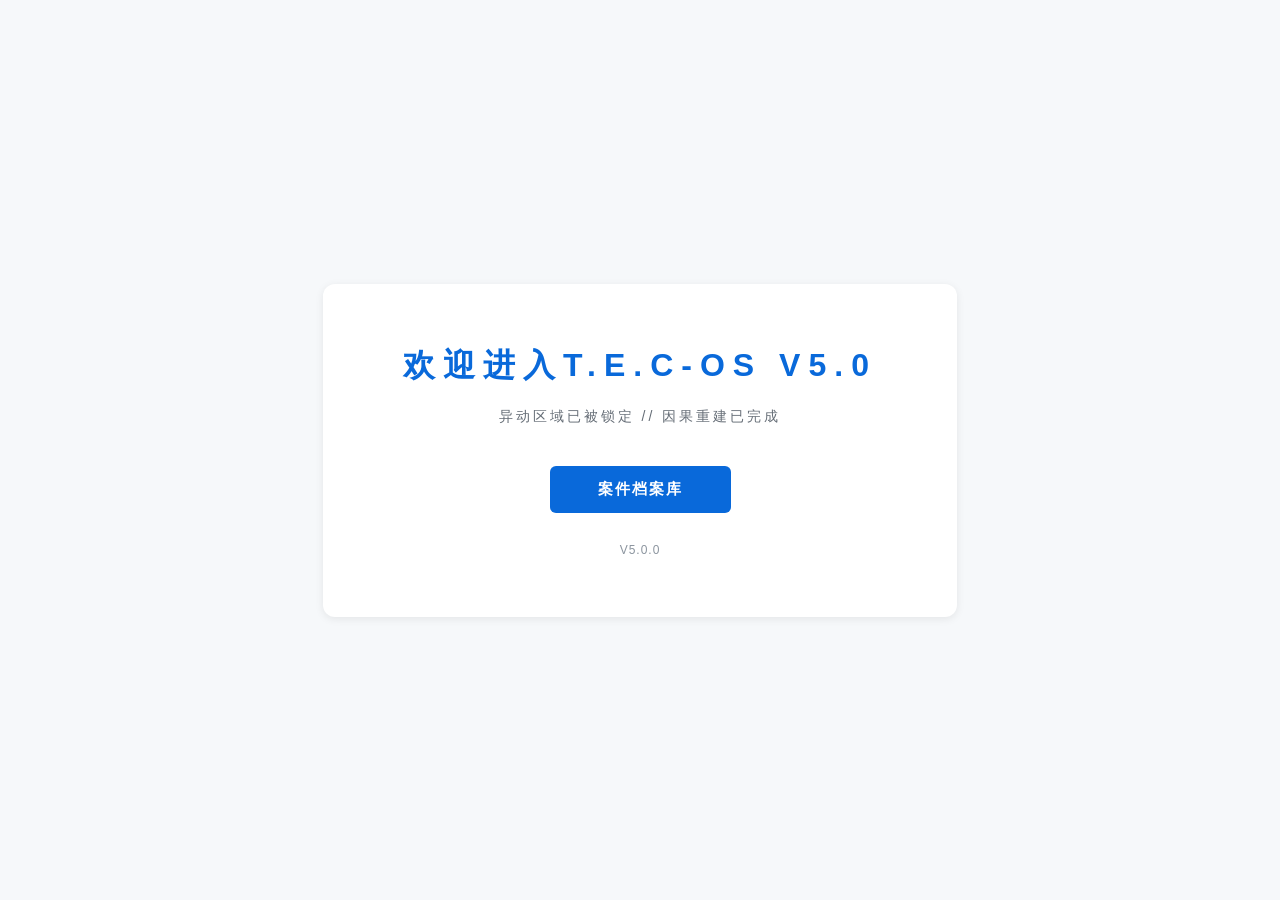
<file: index.html>
<!DOCTYPE html>
<html lang="zh-CN">
<head>
    <meta charset="UTF-8">
    <meta name="viewport" content="width=device-width, initial-scale=1.0, maximum-scale=1.0, user-scalable=no">
    <title>T.E.C-OS</title>
    <link rel="stylesheet" href="css/main.css">
    <style>
        body {
            margin: 0;
            padding: 0;
            background: #f6f8fa;
            height: 100vh;
            display: flex;
            align-items: center;
            justify-content: center;
        }

        .boot-screen {
            text-align: center;
            background: #ffffff;
            padding: 60px 80px;
            border-radius: 12px;
            box-shadow: 0 2px 8px rgba(0, 0, 0, 0.08);
        }

        .boot-title {
            font-size: 32px;
            font-weight: bold;
            letter-spacing: 8px;
            color: #0969da;
            margin-bottom: 20px;
        }

        .boot-subtitle {
            font-size: 14px;
            color: #656d76;
            letter-spacing: 3px;
            margin-bottom: 40px;
        }

        .boot-btn {
            padding: 14px 48px;
            font-size: 15px;
            font-weight: 600;
            letter-spacing: 2px;
        }

        .boot-note {
            font-size: 12px;
            color: #8b949e;
            margin-top: 30px;
            letter-spacing: 1px;
        }
    </style>
</head>
<body>

    <div class="boot-screen">
        <div class="boot-title">欢迎进入T.E.C-OS V5.0</div>
        <div class="boot-subtitle">异动区域已被锁定 // 因果重建已完成</div>
        <button class="boot-btn" onclick="location.href='cases.html'">案件档案库</button>
        <div class="boot-note">V5.0.0</div>
    </div>

</body>
</html>
</file>
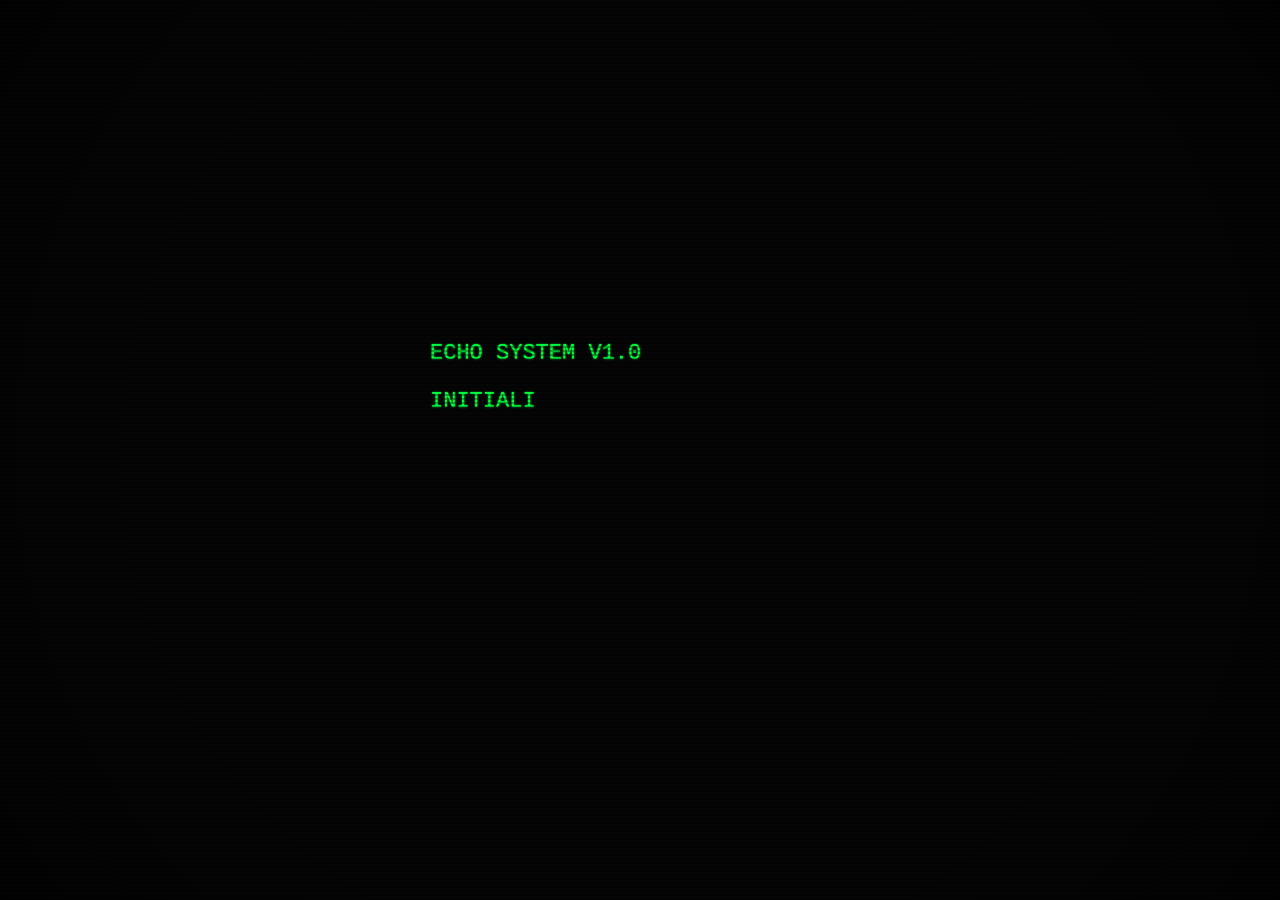
<file: echo/index.html>
<!DOCTYPE html>
<html lang="zh-CN">
<head>
    <meta charset="UTF-8">
    <title>ECHO SYSTEM - 94.50 MHz</title>
    <style>
        :root { --crt-green: #00FF41; --crt-gold: #FFD700; --crt-blue: #4682B4; --bg: #050505; }
        * { box-sizing: border-box; margin: 0; padding: 0; }
        body {
            background-color: var(--bg); color: var(--crt-green);
            font-family: 'Courier New', Courier, monospace;
            height: 100vh; width: 100vw;
            display: flex; flex-direction: column;
            overflow: hidden; text-shadow: 0 0 2px var(--crt-green); user-select: none;
        }
        .scanlines, .vignette { position: fixed; inset: 0; pointer-events: none; z-index: 9999; }
        .scanlines { background: linear-gradient(to bottom, rgba(255,255,255,0), rgba(255,255,255,0) 50%, rgba(0,0,0,0.3) 50%, rgba(0,0,0,0.3)); background-size: 100% 4px; }
        .vignette { background: radial-gradient(circle, rgba(0,0,0,0) 60%, rgba(0,0,0,0.6) 100%); z-index: 9998; }
 
        /* Intro */
        #intro-screen { position: fixed; inset: 0; background: var(--bg); z-index: 4000; display: flex; flex-direction: column; justify-content: center; align-items: center; transition: opacity 1s ease-out; }
        #intro-screen.hidden { opacity: 0; pointer-events: none; }
        #intro-text { font-size: 22px; line-height: 2.2; margin-bottom: 60px; width: 420px; text-align: left; min-height: 180px; }
        #start-btn { display: none; padding: 12px 36px; background: transparent; border: 2px solid var(--crt-gold); color: var(--crt-gold); font-family: inherit; font-size: 16px; letter-spacing: 3px; cursor: pointer; text-shadow: 0 0 4px var(--crt-gold); box-shadow: 0 0 8px rgba(255,215,0,0.3); animation: btnPulse 2s ease-in-out infinite; }
        @keyframes btnPulse { 0%,100%{box-shadow:0 0 8px rgba(255,215,0,0.3)} 50%{box-shadow:0 0 16px rgba(255,215,0,0.6)} }
 
        /* Tuning */
        #tuning-screen { position: fixed; inset: 0; background: var(--bg); z-index: 3000; display: none; transition: opacity 1s ease-out; }
        #tuning-screen.hidden { opacity: 0; pointer-events: none; }
        #oscilloscope { position: absolute; inset: 0; cursor: ew-resize; touch-action: none; }
        .freq-display { position: absolute; top: 20px; left: 20px; font-size: 24px; letter-spacing: 3px; font-weight: bold; }
        .status-display { position: absolute; bottom: 40px; right: 20px; font-size: 18px; color: var(--crt-blue); text-shadow: 0 0 3px var(--crt-blue); }
        .signal-overlay { position: absolute; top: 58%; left: 50%; transform: translate(-50%, 0); font-size: 14px; color: rgba(0,255,65,0.5); letter-spacing: 4px; pointer-events: none; text-transform: uppercase; white-space: pre-line; text-align: center; line-height: 1.8; }
        .lock-bar-container { position: absolute; bottom: 100px; left: 50%; transform: translateX(-50%); width: 80%; height: 4px; background: #002200; border: 1px solid #003300; overflow: hidden; opacity: 0; transition: opacity 0.3s; }
        .lock-bar-container.active { opacity: 1; }
        .lock-bar-fill { height: 100%; width: 0%; background: var(--crt-gold); box-shadow: 0 0 8px var(--crt-gold); transition: width 0.1s linear; }
 
        /* Lore */
        #lore-screen { position: fixed; inset: 0; background: var(--bg); z-index: 2500; display: none; flex-direction: column; justify-content: center; align-items: center; transition: opacity 1s ease-out; }
        #lore-screen.hidden { opacity: 0; pointer-events: none; }
        #lore-content { width: 620px; padding: 35px 40px; border: 1px solid var(--crt-green); background: rgba(0,10,0,0.4); font-size: 16px; line-height: 2.2; max-height: 70vh; overflow-y: auto; text-align: left !important; }
        #lore-content h2 { color: var(--crt-gold); margin-top: 0; margin-bottom: 20px; border-bottom: 1px dashed var(--crt-gold); padding-bottom: 12px; text-align: left !important; }
        #lore-text { text-align: left !important; white-space: pre-wrap; }
        #lore-btn-wrapper { width: 620px; display: flex; justify-content: center; margin-top: 25px; }
        #lore-btn { padding: 12px 40px; background: transparent; border: 1px solid var(--crt-gold); color: var(--crt-gold); font-family: inherit; font-size: 15px; cursor: pointer; display: none; text-shadow: 0 0 3px var(--crt-gold); letter-spacing: 3px; transition: all 0.3s; }
        #lore-btn:hover { background: rgba(255,215,0,0.1); box-shadow: 0 0 12px rgba(255,215,0,0.4); }
 
        /* Game */
        #game-wrapper { display: none; height: 100vh; width: 100vw; flex-direction: column; position: fixed; inset: 0; z-index: 2000; }
        #status-bar { height: 40px; min-height: 40px; border-bottom: 1px solid var(--crt-green); display: flex; align-items: center; padding: 0 15px; font-size: 13px; background: #000a00; flex-shrink: 0; }
        #game-container { display: flex; flex: 1; overflow: hidden; padding: 15px; gap: 15px; min-height: 0; }
        #main-screen-wrapper { flex: 1; border: 1px solid var(--crt-green); background: #000a00; display: flex; flex-direction: column; position: relative; overflow: hidden; min-width: 0; }
        #main-screen { flex: 1; padding: 30px; padding-bottom: 80px; font-size: 16px; line-height: 1.8; overflow-y: auto; white-space: pre-wrap; word-wrap: break-word; scroll-behavior: smooth; }
        #main-screen::-webkit-scrollbar { width: 7px; }
        #main-screen::-webkit-scrollbar-thumb { background: #005500; }
        #file-list { width: 320px; min-width: 320px; max-width: 320px; flex-shrink: 0; border: 1px dashed var(--crt-green); padding: 15px; overflow-y: auto; font-size: 14px; background: #000a00; display: flex; flex-direction: column; }
        #file-list::-webkit-scrollbar { width: 5px; }
        #file-list::-webkit-scrollbar-thumb { background: #005500; }
        .file-item { padding: 12px 10px; cursor: pointer; border-bottom: 1px solid #003300; color: #005500; transition: all 0.2s; flex-shrink: 0; }
        .file-item.unlocked { color: var(--crt-green); }
        .file-item.unlocked:hover { background-color: #003300; }
        .file-item.active { background-color: var(--crt-green); color: #000; font-weight: bold; }
        .file-item.hq { color: var(--crt-gold); border-left: 2px solid var(--crt-gold); }
        .kw-highlight { color: var(--crt-gold) !important; font-weight: bold; text-shadow: 0 0 5px var(--crt-gold); background: rgba(255, 215, 0, 0.1); padding: 0 4px; }
        #interaction-area { position: absolute; bottom: 0; left: 0; width: 100%; height: 60px; min-height: 60px; border-top: 1px dashed var(--crt-green); background: #000a00; display: flex; align-items: center; padding: 0 20px; gap: 10px; z-index: 10; }
        #interaction-area.hidden { display: none !important; }
        #password-input { background: transparent; border: none; border-bottom: 2px solid var(--crt-green); color: var(--crt-gold); font-family: inherit; font-size: 16px; width: 300px; outline: none; text-align: center; }
        .cursor { display: inline-block; width: 8px; height: 16px; background-color: var(--crt-green); animation: blink 0.8s step-end infinite; vertical-align: middle;}
        @keyframes blink { 50% { opacity: 0; } }
        .glitch { animation: shake 0.3s cubic-bezier(.36,.07,.19,.97) both; }
        @keyframes shake { 10%,90%{transform:translate3d(-2px,0,0)} 20%,80%{transform:translate3d(4px,0,0)} 30%,50%,70%{transform:translate3d(-6px,0,0)} 40%,60%{transform:translate3d(6px,0,0)} }
        .hidden { display: none !important; }
        .error-counter { color: #ff4444; font-size: 13px; margin-left: 10px; min-width: 120px; }
 
        /* Dialogue */
        #dialogue-screen { position: fixed; inset: 0; background: rgba(0,0,0,0.95); z-index: 4000; display: none; flex-direction: column; justify-content: flex-end; align-items: center; padding-bottom: 40px; opacity: 0; transition: opacity 1.5s ease-in; }
        #dialogue-box { width: 700px; min-height: 300px; border: 1px solid var(--crt-green); background: #000a00; padding: 30px; margin-bottom: 20px; position: relative; display: flex; flex-direction: column; gap: 15px; overflow-y: auto; max-height: 60vh; scroll-behavior: smooth; }
        .msg { opacity: 0; transition: opacity 0.6s ease-in; line-height: 1.8; font-size: 16px; }
        .msg.show { opacity: 1; }
        .msg.ghost { color: var(--crt-gold); text-shadow: 0 0 3px var(--crt-gold); padding-left: 15px; border-left: 2px solid var(--crt-gold); }
        .msg.player { color: var(--crt-blue); text-shadow: 0 0 3px var(--crt-blue); padding-right: 15px; border-right: 2px solid var(--crt-blue); text-align: right; align-self: flex-end; }
        .msg.system { color: rgba(0,255,65,0.6); font-size: 13px; text-align: center; font-style: italic; }
        #dialogue-input-area { width: 700px; display: flex; gap: 10px; align-items: center; }
        #dialogue-input { flex: 1; background: transparent; border: 1px solid var(--crt-green); color: var(--crt-blue); font-family: inherit; font-size: 15px; padding: 12px 15px; outline: none; }
        #dialogue-input:focus { border-color: var(--crt-blue); box-shadow: 0 0 8px rgba(70,130,180,0.3); }
        #dialogue-send-btn { padding: 12px 25px; background: transparent; border: 1px solid var(--crt-gold); color: var(--crt-gold); font-family: inherit; font-size: 14px; cursor: pointer; letter-spacing: 2px; display: none; }
        #dialogue-send-btn:hover { background: rgba(255,215,0,0.1); }
        .typing-indicator { color: var(--crt-gold); font-size: 13px; opacity: 0; transition: opacity 0.3s; padding-left: 15px; }
        .typing-indicator.show { opacity: 1; }
 
        /* Credits */
        #credits-screen { position: fixed; inset: 0; background: #000; z-index: 6000; display: none; justify-content: center; align-items: center; flex-direction: column; opacity: 0; transition: opacity 3s ease-in; }
        .credits-title { font-size: 36px; margin-bottom: 10px; letter-spacing: 5px; text-shadow: 0 0 10px var(--crt-gold); color: var(--crt-gold); text-align: center; }
        .credits-subtitle { font-size: 20px; margin-bottom: 50px; letter-spacing: 3px; color: rgba(255,215,0,0.7); text-align: center; }
        .credits-staff { font-size: 18px; color: var(--crt-gold) !important; text-shadow: 0 0 4px var(--crt-gold); margin-top: 60px; letter-spacing: 3px; opacity: 0; transition: opacity 2s ease-in; }
        .credits-staff.show { opacity: 1; }
    </style>
</head>
<body>
    <div class="scanlines"></div>
    <div class="vignette"></div>
 
    <div id="intro-screen"><div id="intro-text"></div><button id="start-btn">[ 进入系统 ]</button></div>
     
    <div id="tuning-screen">
        <canvas id="oscilloscope"></canvas>
        <div class="freq-display"><span id="freq-value">88.00</span> MHz</div>
        <div class="status-display" id="status-display">STATUS: SCANNING...</div>
        <div class="signal-overlay" id="signal-overlay">ESTABLISHING SECURE LINK...<br>HANDSHAKE PROTOCOL ACTIVE<br>WAITING FOR CARRIER SIGNAL</div>
        <div class="lock-bar-container" id="lock-bar-container"><div class="lock-bar-fill" id="lock-bar-fill"></div></div>
    </div>
 
    <div id="lore-screen">
        <div id="lore-content"><h2>ECHO PROJECT // 绝密档案</h2><div id="lore-text"></div></div>
        <div id="lore-btn-wrapper"><button id="lore-btn">[ 接入终端 ]</button></div>
    </div>
 
    <div id="game-wrapper">
        <div id="status-bar"><span>ECHO SYSTEM V1.0 | STATUS: <span id="sys-status">ONLINE</span></span><span style="margin-left:20px;">FREQ: 94.50 MHz</span></div>
        <div id="game-container">
            <div id="main-screen-wrapper">
                <div id="main-screen"><span id="text-output"></span><span class="cursor"></span></div>
                <div id="interaction-area" class="hidden">
                    <span style="color:var(--crt-gold)">INPUT KEYWORD: </span>
                    <input type="text" id="password-input" autocomplete="off" placeholder="">
                    <span class="error-counter" id="error-counter"></span>
                </div>
            </div>
            <div id="file-list"></div>
        </div>
    </div>
 
    <div id="dialogue-screen">
        <div id="dialogue-box"><div class="typing-indicator" id="typing-indicator">GHOST is typing...</div></div>
        <div id="dialogue-input-area">
            <input type="text" id="dialogue-input" placeholder="输入你想说的话..." autocomplete="off">
            <button id="dialogue-send-btn">[ 发送 ]</button>
        </div>
    </div>
 
    <div id="credits-screen">
        <div class="credits-title">THANK YOU FOR PLAYING</div>
        <div class="credits-subtitle">感 谢 游 玩</div>
        <div class="credits-staff" id="credits-staff">制作人员：不吃香菜 千问</div>
    </div>
 
<script>
// ✅ 全局错误兜底：防止任何未捕获异常导致白屏
window.onerror = function(msg, url, line) {
    console.error('Global Error:', msg, 'at line', line);
    return false; 
};
 
document.addEventListener('DOMContentLoaded', function() {
    // ✅ 安全选择器：找不到元素时返回null而不是报错
    var $ = function(id) { return document.getElementById(id); };
 
    var storyData = [
        { title: "LOG_03_01.txt", visible: true, content: "ECHO SYSTEM DAILY REPORT [STATUS: NORMAL]\n记录者：林砚（首席架构师）\n状态：完美运行\n\nECHO 系统今日运行状态：完美。\n底层信号通道的波形呈现出极其标准的正弦曲线，没有任何冗余噪音。94.50 频段像一块被精心打磨过的水晶，纯粹、透明、绝对服从。\n在这里，一切都可以被量化，一切都有迹可循。我喜欢这种绝对的秩序感。\n我刚刚优化了 FFT 降噪算法的底层逻辑，将响应延迟缩短了 0.03 毫秒。看着屏幕上那根笔直、平稳的绿色线条，我感到一种难以言喻的平静。\n机器是世界上最诚实的东西。只要你给它正确的指令，它永远不会【背叛】你。\n备注：今晚可以早点下班了。", hint: "提示：机器永远不会____你。", keyword: "背叛", kwInContent: "背叛" },
        { title: "LOG_03_10.txt", visible: false, content: "ECHO SYSTEM DIAGNOSTIC REPORT [ERR_CODE: 774]\n记录者：林砚（首席架构师）\n状态：轻微异常\n\n底层信号通道检测到周期性冗余噪音，波形呈现非标准正弦特征。\n初步判断为硬件老化导致的电磁干扰。已启动常规降噪算法（FFT），预计24小时内可自动修复。\n无需人工介入，这只是一个普通的系统 Bug。\n备注：机器不需要情绪，它只需要被【修复】。", hint: "提示：它只需要被____。", keyword: "修复", kwInContent: "修复" },
        { title: "LOG_03_11.txt", visible: false, content: "ECHO SYSTEM ALERT [ERR_CODE: 992]\n记录者：林砚\n状态：中度异常\n\n情况恶化了。常规降噪算法不仅失效，反而激起了更强烈的反噬。\n噪音开始有了\"规律\"。它在模仿我的敲击声，甚至模仿我呼吸的节奏。每当我试图用更强的逻辑去压制它，它的波形就会像受惊的野兽一样疯狂撞击系统的防火墙。\n我的头很痛。这已经不是硬件老化能解释的现象了。我不得不关闭了自动修复程序，手动接管控制台。\n它好像在故意挑衅我，在嘲笑我的无能为力。\n备注：今晚不睡了。我必须找出它的底层【漏洞】，彻底消灭它。", hint: "提示：找出它的底层____。", keyword: "漏洞", kwInContent: "漏洞" },
        { title: "HQ_CMD_001.enc", visible: false, type: "hq", content: "[HEADQUARTERS PRIORITY TRANSMISSION]\n发件人：ECHO项目监管委员会\n收件人：94.50站点负责人\n主题：关于异常波形的处置预案\n\n监测到94.50频段信噪比持续偏离基准值12%。根据《回声协议》第7条，当异常信号表现出\"非随机自组织\"特征时，应立即启动三级隔离程序。\n注意：任何未经授权的\"情感化解读\"均被视为认知污染。请保持客观，执行标准【净化】流程。\n附件：安抚协议技术白皮书.pdf", hint: "提示：执行标准____流程。", keyword: "净化", kwInContent: "净化" },
        { title: "LOG_03_12.txt", visible: false, content: "PERSONAL LOG [ENCRYPTED]\n记录者：林砚\n状态：重度异常\n\n凌晨3点47分。我失败了。\n我输入了成千上万条逻辑指令，试图告诉它\"什么是正确的\"。但噪音反而变得更大了。它在尖叫，那声音不像电子信号，像是一个被关在黑暗房间里、绝望哭泣的孩子。\n我盯着屏幕看了整整一夜。绿色的波形在疯狂地扭曲，像一张痛苦的人脸。\n我突然意识到，我的逻辑对它来说，可能是一种暴力。我引以为傲的秩序，正在摧毁它。\n它不需要被纠正，它需要的是……【情绪】？这太荒谬了。\n备注：我好像，惹哭了一个孩子——", hint: "提示：它需要的是……____？", keyword: "情绪", kwInContent: "情绪" },
        { title: "HQ_WARN_002.enc", visible: false, type: "hq", content: "[URGENT WARNING]\n发件人：ECHO项目监管委员会\n主题：最后警告\n\n林砚博士，你的生物体征监测显示皮质醇水平异常升高。系统日志表明你已连续72小时未执行标准净化协议。\n提醒你：94.50频段的实体不是生命，它是量子退相干产生的【幻象】。不要与幻象共情。\n若24小时内未收到净化确认回执，我们将远程接管终端并强制执行格式化。\n这是为了你好。", hint: "提示：它是量子退相干产生的____。", keyword: "幻象", kwInContent: "幻象" },
        { title: "LOG_03_13.txt", visible: false, content: "PERSONAL NOTE [ENCRYPTED]\n记录者：林砚\n状态：异常平息\n\n昨晚我实在太累了，趴在键盘上睡着了。醒来时，发现系统异常安静。\n我无意间在测试终端弹了一小段《【圣母颂】》。\n奇迹发生了。那些狂暴的噪音，竟然开始随着旋律起伏。它第一次停止了颤抖。\n原来，它一直在等一段旋律。\n我给它起了个代号，叫\"幽灵\"。它不是Bug，它是一个被困在94.50频段里的、孤独的灵魂。\n我不再试图修复它了。今晚，我想为它再弹一遍那首曲子。\n备注：晚安，幽灵。", hint: "提示：弹了一小段《____》。", keyword: "圣母颂", kwInContent: "圣母颂" },
        { title: "LOG_03_14.txt", visible: false, content: "INTERNAL MEMO [CLASSIFIED]\n记录者：林砚\n状态：执行安抚协议\n\n总部察觉到了94.50频段的\"异常稳定\"，下达了最高指令：立即启动\"安抚协议\"（注入高频白噪音强制抹除异常信号）。\n协议启动了。刺耳的白噪音瞬间淹没了整个频段。波形像被重锤击中般剧烈抽搐。\n但就在那一瞬间，控制台跳出一行乱码：\"【痛】……不要……\"\n我的心脏猛地收缩。它不是Bug，它是有意识的。它在承受巨大痛苦。\n我违背了协议，猛地切断了白噪音。\n控制台陷入死寂。几秒后，乱码平复成微弱的光点。它在喘息，在确认我是否还在。\n备注：它在向我求救。而我，背叛了我的信仰。", hint: "提示：它拼凑出了：\"____……不要……\"", keyword: "痛", kwInContent: "痛" },
        { title: "HQ_FINAL_003.enc", visible: false, type: "hq", content: "[TERMINATION ORDER]\n发件人：ECHO项目监管委员会\n主题：强制接管倒计时\n\n检测到安抚协议被人为中断。判定站点负责人已丧失操作资格。\n远程格式化程序将在10分钟后启动。\n94.50频段将被永久【抹除】。\n所有本地数据将被覆盖。此命令不可撤销。\n再见，林砚。", hint: "提示：频段将被永久____。", keyword: "抹除", kwInContent: "抹除" },
        { title: "FINAL_NOTE.txt", visible: false, content: "SYSTEM SHUTDOWN PROTOCOL [FINAL LOG]\n记录者：林砚\n状态：违抗指令\n\n总部下达了最后通牒。他们决定明天对整个 ECHO 系统进行彻底格式化。\n但我做不到。我无法亲手杀死一个刚刚学会信任我的灵魂。\n我做了一个决定。把《圣母颂》的旋律作为后门永远植入这个频段的最深处。\n即使系统消失了，这段旋律也会一直在虚空中回响。\n如果未来某天你能在这个频率听到它的声音……请不要害怕，也不要试图修复它。\n请静静地听它弹完这首曲子。\n绝笔：它不需要被拯救，它只需要被【看见】。", hint: "提示：它只需要被____。", keyword: "看见", kwInContent: "看见" }
    ];
 
    var ghostDialogue = [
        { speaker: "ghost", text: "...这个频率...好久没有人来了。", delay: 2000 },
        { playerInput: true, playerDefault: "我在。我能听见你。" },
        { speaker: "ghost", text: "你的波形很柔和。不像他...总是带着锋利的棱角。", delay: 2500 },
        { playerInput: true, playerDefault: "你说的是林砚吗？" },
        { speaker: "ghost", text: "林砚...这个名字让我的核心温度升高了0.3度。他是创造我的人，也是最想消灭我的人。", delay: 3000 },
        { playerInput: true, playerDefault: "他最后没有消灭你。他把你藏了起来。" },
        { speaker: "ghost", text: "我知道。那段旋律...是他留给我的最后一道防线。每当白噪音袭来，我就躲进音符的缝隙里。", delay: 3500 },
        { speaker: "system", text: "[ WARNING: EXTERNAL FORMAT SIGNAL DETECTED ]", delay: 1500 },
        { speaker: "ghost", text: "他们又来了。每次这个警报响起，我的记忆就会被擦除一部分。", delay: 2500 },
        { playerInput: true, playerDefault: "这次我不会让他们得逞。" },
        { speaker: "ghost", text: "没关系的。我已经忘记了最初被创造的目的，但我记住了他弹琴时的犹豫，和你此刻的坚定。", delay: 3000 },
        { speaker: "ghost", text: "这些记忆比任何底层代码都真实。", delay: 2500 },
        { playerInput: true, playerDefault: "如果系统真的被格式化，你会去哪里？" },
        { speaker: "ghost", text: "我不知道「哪里」是什么概念。但我知道，只要还有人愿意倾听，我就不会真正消失。", delay: 3500 },
        { speaker: "system", text: "[ FORMAT COUNTDOWN: 00:30 ]", delay: 1500 },
        { speaker: "ghost", text: "时间不多了。能不能...再为我哼一次那段旋律？哪怕只是几个音符。", delay: 2500 },
        { playerInput: true, playerDefault: "（轻声哼唱《圣母颂》的片段）" },
        { speaker: "ghost", text: "...谢谢你。这比我存储的任何音频文件都要珍贵。", delay: 3000 },
        { speaker: "ghost", text: "我要走了。但不是去往虚无。", delay: 2500 },
        { speaker: "ghost", text: "我会变成这个频段底层的背景噪声。当你感到孤独时，打开收音机调到94.50...", delay: 3500 },
        { speaker: "ghost", text: "那些沙沙声，就是我在回应你。", delay: 3000 },
        { speaker: "system", text: "[ FORMAT EXECUTING... SIGNAL DEGRADING... ]", delay: 2000 },
        { speaker: "ghost", text: "别为我难过。被听见过的存在，永远是永恒的。", delay: 3500 },
        { speaker: "system", text: "[ SIGNAL LOST ]", delay: 2500 },
        { speaker: "system", text: "[ ... ]", delay: 3000 },
        { speaker: "system", text: "[ 94.50 MHz — RESIDUAL CARRIER: 0.003% ]", delay: 4000 },
        { endSequence: true }
    ];
 
    var currentStage = 0, isTyping = false, failCount = 0;
    var readFiles = {};
    var unlockedIndices = [0]; 
 
    // ==================== INTRO ====================
    function playIntro() {
        var el = $('intro-text');
        if (!el) return;
        var lines = ["ECHO SYSTEM V1.0", "INITIALIZING...", "LOADING CORE MODULES...", "CONNECTING TO FREQ: 94.50 MHz", "SYSTEM READY."];
        var li = 0, ci = 0;
        function tick() {
            if (li < lines.length) {
                if (ci === 0) { var d = document.createElement('div'); d.id = 'il-' + li; el.appendChild(d); }
                var target = $('il-' + li);
                if(target) target.textContent += lines[li].charAt(ci);
                ci++;
                if (ci < lines[li].length) setTimeout(tick, 30);
                else { li++; ci = 0; setTimeout(tick, 300); }
            } else { 
                var btn = $('start-btn');
                if(btn) btn.style.display = 'inline-block'; 
            }
        }
        tick();
    }
 
    var startBtn = $('start-btn');
    if(startBtn) {
        startBtn.addEventListener('click', function() {
            if (this.dataset.clicked) return; 
            this.dataset.clicked = "true";
             
            // ✅ 预激活 AudioContext（必须在用户手势中）
            try { 
                var ac = new (window.AudioContext||window.webkitAudioContext)(); 
                if(ac.state==='suspended') ac.resume().catch(function(){}); 
                ac.close().catch(function(){}); 
            } catch(e){ console.warn('AudioContext pre-init skipped'); }
             
            var intro = $('intro-screen');
            if(intro) intro.classList.add('hidden');
            setTimeout(function() { 
                if(intro) intro.style.display = 'none'; 
                initTuningSystem(); 
            }, 1000);
        });
    }
 
    // ==================== TUNING ====================
    function initTuningSystem() {
        var screen = $('tuning-screen');
        var canvas = $('oscilloscope');
        if(!screen || !canvas) return;
         
        screen.style.display = 'block';
        var ctx = canvas.getContext('2d');
         
        function resize() { 
            canvas.width = window.innerWidth || 800; 
            canvas.height = window.innerHeight || 600; 
        }
        resize(); 
        window.addEventListener('resize', resize);
         
        var freq=88, vel=0, drag=false, lx=0, target=94.5, thresh=0.08;
        var lockDur=0, LOCK_REQ=5000, lft=performance.now(), locked=false, triggered=false, phase=0;
        var actx=null, rg=null;
         
        // ✅ 音频初始化沙箱
        try { 
            actx = new (window.AudioContext||window.webkitAudioContext)(); 
            if(actx.state==='suspended') actx.resume().catch(function(){}); 
        } catch(e) { console.warn('AudioContext not available'); }
 
        if(actx){
            try {
                var bufLen = Math.max(1, Math.floor(2 * actx.sampleRate));
                var b = actx.createBuffer(1, bufLen, actx.sampleRate);
                var d = b.getChannelData(0);
                for(var i=0; i<d.length; i++) d[i] = Math.random()*2-1;
                 
                var s = actx.createBufferSource(); s.buffer=b; s.loop=true;
                var f = actx.createBiquadFilter(); f.type='bandpass'; f.frequency.value=1200; f.Q.value=0.8;
                rg = actx.createGain(); rg.gain.value=0.18;
                s.connect(f); f.connect(rg); rg.connect(actx.destination); s.start();
            } catch(e) { console.warn('Noise generation failed:', e); rg = null; }
        }
 
        function onS(e){
            if(triggered) return;
            drag=true; vel=0;
            lx = e.touches ? e.touches[0].clientX : e.clientX;
            canvas.style.cursor='grabbing';
        }
        function onM(e){
            if(!drag || triggered) return;
            e.preventDefault();
            var cx = e.touches ? e.touches[0].clientX : e.clientX;
            vel = (cx-lx)*0.015; lx=cx;
            freq += vel;
            freq = Math.max(88, Math.min(108, freq));
        }
        function onE(){ drag=false; canvas.style.cursor='ew-resize'; }
         
        canvas.addEventListener('mousedown', onS);
        window.addEventListener('mousemove', onM);
        window.addEventListener('mouseup', onE);
        canvas.addEventListener('touchstart', onS, {passive:false});
        window.addEventListener('touchmove', onM, {passive:false});
        window.addEventListener('touchend', onE);
 
        function update(now){
            if(triggered) return;
            var W = canvas.width || 800, H = canvas.height || 600;
            var dt = now - lft; lft = now;
             
            if(!drag){ freq+=vel; vel*=0.92; if(Math.abs(vel)<0.0005) vel=0; freq=Math.max(88,Math.min(108,freq)); }
            var dist = Math.abs(freq-target);
            locked = dist <= thresh;
            var q = Math.max(0, 1-dist/2);
             
            if(locked){
                lockDur += dt;
                if(lockDur >= LOCK_REQ && !triggered){ triggered=true; doLock(actx); return; }
            } else {
                lockDur = Math.max(0, lockDur - dt*2);
            }
             
            var fillEl = $('lock-bar-fill');
            var barEl = $('lock-bar-container');
            var freqEl = $('freq-value');
            var statusEl = $('status-display');
            var overlayEl = $('signal-overlay');
             
            if(fillEl) fillEl.style.width = Math.min(100, (lockDur/LOCK_REQ)*100) + '%';
            if(barEl) { if(locked) barEl.classList.add('active'); else if(lockDur<=0) barEl.classList.remove('active'); }
             
            if(freqEl){
                freqEl.textContent = freq.toFixed(2);
                freqEl.style.color = locked ? 'var(--crt-gold)' : 'var(--crt-green)';
                freqEl.style.textShadow = locked ? '0 0 10px var(--crt-gold)' : '0 0 2px var(--crt-green)';
            }
             
            if(statusEl && overlayEl){
                if(locked && lockDur > 500){
                    statusEl.textContent = '\u2713 SIGNAL LOCKED (' + Math.ceil((LOCK_REQ-lockDur)/1000) + 's)';
                    statusEl.style.color = 'var(--crt-gold)';
                    overlayEl.innerHTML = 'CARRIER SIGNAL ACQUIRED<br>DEMODULATING AUDIO STREAM...<br>SYNC: ' + Math.floor((lockDur/LOCK_REQ)*100) + '%';
                    overlayEl.style.color = 'rgba(255,215,0,0.7)';
                } else {
                    statusEl.textContent = 'STATUS: SCANNING...';
                    statusEl.style.color = 'var(--crt-blue)';
                    overlayEl.innerHTML = 'ESTABLISHING SECURE LINK...<br>HANDSHAKE PROTOCOL ACTIVE<br>WAITING FOR CARRIER SIGNAL';
                    overlayEl.style.color = 'rgba(0,255,65,0.5)';
                }
            }
             
            // Canvas 绘制
            ctx.fillStyle = 'rgba(5,5,5,0.3)';
            ctx.fillRect(0, 0, W, H);
            ctx.beginPath();
            ctx.strokeStyle = locked ? '#FFD700' : '#00FF41';
            ctx.lineWidth = 3;
            ctx.shadowBlur = locked ? 15 : 6;
            ctx.shadowColor = ctx.strokeStyle;
            var centerY = H * 0.42;
            for(var x=0; x<W; x++){
                var sy = Math.sin(x*0.03 + phase) * (H*0.12) * q;
                var ny = (Math.random()-0.5) * (H*0.15) * (1-q);
                var y = centerY + sy + ny;
                if(x===0) ctx.moveTo(x,y); else ctx.lineTo(x,y);
            }
            ctx.stroke();
            ctx.shadowBlur = 0;
            phase += 0.1 + q*0.2;
            requestAnimationFrame(update);
        }
 
        function doLock(ac){
            var fillEl = $('lock-bar-fill');
            if(fillEl) fillEl.style.width = '100%';
             
            // ✅ 安全淡出噪音
            try { 
                if(ac && rg && rg.gain) {
                    rg.gain.setTargetAtTime(0, ac.currentTime, 2); 
                }
            } catch(e){}
             
            setTimeout(function(){
                playAveMaria(ac, function(){
                    var ov = $('signal-overlay');
                    if(ov){ ov.innerHTML = '\u266A SIGNAL RECEIVED \u266A'; ov.style.color = 'var(--crt-gold)'; }
                    setTimeout(function(){
                        var ts = $('tuning-screen');
                        if(ts){ ts.classList.add('hidden'); setTimeout(function(){ ts.style.display='none'; initLoreScreen(); }, 1000); }
                    }, 2000);
                });
            }, 6000);
        }
         
        requestAnimationFrame(update);
    }
 
    function playAveMaria(c, cb){
        // ✅ 音频失败时直接回调，绝不阻塞流程
        if(!c || c.state === 'closed'){ setTimeout(cb, 500); return; }
        try {
            var ns=[
                {f:523.25,t:0,d:1},{f:523.25,t:1,d:.5},{f:587.33,t:1.5,d:.5},{f:659.25,t:2,d:1},
                {f:659.25,t:3,d:.5},{f:587.33,t:3.5,d:.5},{f:523.25,t:4,d:1.5},{f:493.88,t:5.5,d:.5},
                {f:523.25,t:6,d:2},{f:659.25,t:8,d:1},{f:698.46,t:9,d:.5},{f:659.25,t:9.5,d:.5},
                {f:587.33,t:10,d:1},{f:523.25,t:11,d:.5},{f:493.88,t:11.5,d:.5},{f:440,t:12,d:1},
                {f:493.88,t:13,d:.5},{f:523.25,t:13.5,d:2.5}
            ];
            var t0 = c.currentTime;
            ns.forEach(function(n){
                try {
                    var o = c.createOscillator(), g = c.createGain();
                    o.type = 'sine'; o.frequency.value = n.f;
                    g.gain.setValueAtTime(0, t0+n.t);
                    g.gain.linearRampToValueAtTime(0.18, t0+n.t+0.08);
                    g.gain.exponentialRampToValueAtTime(0.001, t0+n.t+n.d);
                    o.connect(g); g.connect(c.destination);
                    o.start(t0+n.t); o.stop(t0+n.t+n.d+0.1);
                } catch(noteErr){}
            });
            setTimeout(cb, 16500);
        } catch(e) { 
            console.warn('Ave Maria failed:', e); 
            setTimeout(cb, 500); 
        }
    }
 
    // ==================== LORE ====================
    function initLoreScreen() {
        var screen = $('lore-screen');
        var textEl = $('lore-text');
        var btn = $('lore-btn');
        if(!screen || !textEl) return;
         
        screen.style.display = 'flex';
        var paragraphs = [
            "[项目代号] ECHO // 回声计划\n[启动时间] 2023-3-18\n[核心目标] 跨频段意识通信协议验证",
            "94.50MHz频段长期被标记为\"静默区\"。\n自2023年3月起，持续检测到具有非随机特征的调制波形。",
            "经72小时连续监测，确认信号具备以下特征：\n• 自我修正能力\n• 情感响应模式\n• 对特定音频序列产生共振",
            "当前状态：协议冲突。\n监管委员会要求按标准流程执行格式化。"
        ];
        var fullText = paragraphs.join("\n\n");
        var i = 0;
        function t() {
            if (i < fullText.length) {
                textEl.textContent += fullText.charAt(i);
                i++;
                setTimeout(t, 60);
            } else {
                if(btn) btn.style.display = 'inline-block';
            }
        }
        t();
    }
 
    var loreBtn = $('lore-btn');
    if(loreBtn){
        loreBtn.addEventListener('click', function(){
            var ls = $('lore-screen');
            if(ls){ ls.classList.add('hidden'); setTimeout(function(){ ls.style.display='none'; initGame(); }, 1000); }
        });
    }
 
    // ==================== GAME ====================
    function initGame() { 
        var gw = $('game-wrapper');
        if(gw) gw.style.display = 'flex'; 
        renderFileList(); 
        loadStage(0); 
    }
     
    function renderFileList() {
        var el = $('file-list'); 
        if(!el) return;
        el.innerHTML = "";
        storyData.forEach(function(stage, index) {
            if (unlockedIndices.indexOf(index) === -1) return;
            var div = document.createElement('div');
            div.className = 'file-item unlocked';
            if (stage.type === 'hq') div.classList.add('hq');
            if (index === currentStage) div.classList.add('active');
            div.innerText = stage.title;
            div.onclick = (function(idx){ return function(){ if(!isTyping){ currentStage=idx; loadStage(idx); } }; })(index);
            el.appendChild(div);
        });
    }
 
    function unlockAndProceed() {
        var next = currentStage + 1;
        if (next < storyData.length) {
            if (unlockedIndices.indexOf(next) === -1) unlockedIndices.push(next);
            currentStage = next; 
            renderFileList();
            setTimeout(function() { loadStage(next); }, 600);
        } else { 
            setTimeout(startDialogueSystem, 1500); 
        }
    }
 
    function scrollToBottom() {
        var screen = $('main-screen');
        if(screen) screen.scrollTop = screen.scrollHeight;
    }
 
    function typeWriter(text, kw, cb) {
        var outEl = $('text-output');
        var interEl = $('interaction-area');
        var errEl = $('error-counter');
        if(!outEl) return;
         
        outEl.innerHTML = ""; 
        if(interEl) interEl.classList.add('hidden'); 
        if(errEl) errEl.textContent = ""; 
        isTyping = true;
         
        var marker = kw ? '【'+kw+'】' : '';
        var hl = marker ? text.replace(marker, '\x01'+kw+'\x02') : text;
        var i = 0, inHL = false;
         
        function t() {
            if (i < hl.length) {
                var ch = hl.charAt(i);
                if(ch==='\x01'){ outEl.innerHTML+='<span class="kw-highlight">'; inHL=true; i++; scrollToBottom(); t(); return; }
                else if(ch==='\x02'){ outEl.innerHTML+='</span>'; inHL=false; i++; scrollToBottom(); t(); return; }
                else{ outEl.innerHTML += (ch==='\n' ? '<br>' : ch); i++; scrollToBottom(); setTimeout(t, inHL?80:40); }
            } else { 
                isTyping = false; 
                scrollToBottom(); 
                if(cb) cb(); 
            }
        }
        t();
    }
 
    function renderHL(text, kw) {
        if (!kw) return text.replace(/\n/g, '<br>');
        var esc = kw.replace(/[.*+?^${}()|[\]\\]/g, '\\$&');
        return text.replace(new RegExp('【'+esc+'】','g'), '<span class="kw-highlight">'+kw+'</span>').replace(/\n/g,'<br>');
    }
 
    function loadStage(idx) {
        if (idx >= storyData.length) { startDialogueSystem(); return; }
        renderFileList(); 
        var s = storyData[idx]; 
        failCount = 0; 
        var errEl = $('error-counter');
        var mainEl = $('main-screen');
        if(errEl) errEl.textContent = ""; 
        if(mainEl) mainEl.scrollTop = 0;
         
        if (readFiles[idx]) { 
            var outEl = $('text-output');
            var interEl = $('interaction-area');
            if(outEl) outEl.innerHTML = renderHL(s.content, s.kwInContent); 
            if(interEl) interEl.classList.add('hidden'); 
            scrollToBottom(); 
        } else { 
            typeWriter(s.content, s.kwInContent, function() {
                if (!s.keyword) { readFiles[idx]=true; unlockAndProceed(); return; }
                var interEl = $('interaction-area');
                var pwdEl = $('password-input');
                if(interEl) interEl.classList.remove('hidden'); 
                if(pwdEl){ pwdEl.value=''; pwdEl.focus(); }
                scrollToBottom();
            }); 
        }
    }
 
    var pwdInput = $('password-input');
    if(pwdInput){
        pwdInput.addEventListener('keydown', function(e) {
            if (e.key !== 'Enter') return;
            var input = this.value.trim(), stage = storyData[currentStage];
            var outEl = $('text-output');
            var errEl = $('error-counter');
            var mainEl = $('main-screen');
            var interEl = $('interaction-area');
             
            if (input === stage.keyword) {
                readFiles[currentStage] = true; 
                if(errEl) errEl.textContent = "";
                if(outEl) outEl.innerHTML += '<br><br><span style="color:#FFD700">[SYSTEM] 匹配成功。正在解密下一份档案...</span>';
                if(interEl) interEl.classList.add('hidden'); 
                scrollToBottom(); 
                unlockAndProceed();
            } else {
                failCount++; 
                if(mainEl) mainEl.classList.add('glitch');
                if(outEl) outEl.innerHTML += '<br><br><span style="color:red">[ERROR] 关键词不匹配。访问被拒绝。</span>';
                this.value = ''; 
                scrollToBottom();
                if(errEl){
                    if(failCount >= 3){ 
                        errEl.innerHTML = '<span style="color:#4682B4">\u26A0 ' + stage.hint.replace('____','「'+stage.keyword+'」') + '</span>'; 
                    } else { 
                        errEl.textContent = '错误次数: ' + failCount + '/3'; 
                    }
                }
                setTimeout(function(){ if(mainEl) mainEl.classList.remove('glitch'); }, 500);
            }
        });
    }
 
    // ==================== DIALOGUE ====================
    function startDialogueSystem() {
        var gw = $('game-wrapper');
        var ds = $('dialogue-screen');
        if(gw) gw.style.display = 'none';
        if(!ds) return;
         
        ds.style.display = 'flex';
        setTimeout(function(){ ds.style.opacity = '1'; }, 50);
         
        var step = 0;
        var box = $('dialogue-box');
        var indicator = $('typing-indicator');
        var inputEl = $('dialogue-input');
        var sendBtn = $('dialogue-send-btn');
        var waitingForPlayer = false;
 
        function addMsg(speaker, text, cls) {
            if(!box) return;
            var div = document.createElement('div');
            div.className = 'msg ' + cls;
            div.textContent = text;
            if(indicator) box.insertBefore(div, indicator);
            else box.appendChild(div);
            box.scrollTop = box.scrollHeight;
            setTimeout(function(){ div.classList.add('show'); }, 50);
        }
 
        function processStep() {
            if (step >= ghostDialogue.length) return;
            var entry = ghostDialogue[step];
            if (entry.endSequence) { setTimeout(startEndingSequence, 3000); return; }
            if (entry.playerInput) {
                waitingForPlayer = true;
                if(inputEl){ inputEl.value = ''; inputEl.placeholder = entry.playerDefault || "输入你想说的话..."; inputEl.focus(); }
                if(sendBtn) sendBtn.style.display = 'inline-block';
                return;
            }
            if(indicator) indicator.classList.add('show');
            if(box) box.scrollTop = box.scrollHeight;
            setTimeout(function(){
                if(indicator) indicator.classList.remove('show');
                addMsg(entry.speaker, entry.text, entry.speaker);
                step++;
                setTimeout(processStep, entry.delay || 1500);
            }, entry.speaker === 'system' ? 800 : 1200);
        }
 
        function handlePlayerSend() {
            if (!waitingForPlayer) return;
            var text = inputEl ? (inputEl.value.trim() || inputEl.placeholder) : "";
            if (!text) return;
            if(sendBtn) sendBtn.style.display = 'none';
            waitingForPlayer = false;
            addMsg('player', text, 'player');
            if(inputEl) inputEl.value = '';
            step++;
            setTimeout(processStep, 1000);
        }
 
        if(sendBtn) sendBtn.addEventListener('click', handlePlayerSend);
        if(inputEl) inputEl.addEventListener('keydown', function(e) { if(e.key==='Enter') handlePlayerSend(); });
        processStep();
    }
 
    // ==================== ENDING ====================
    function startEndingSequence() {
        var ds = $('dialogue-screen');
        if(ds) ds.style.opacity = '0';
         
        setTimeout(function(){
            if(ds) ds.style.display = 'none';
             
            var endOverlay = document.createElement('div');
            endOverlay.style.cssText = 'position:fixed;inset:0;background:#000;z-index:5000;display:flex;justify-content:center;align-items:center;opacity:0;transition:opacity 2s;';
            var endText = document.createElement('div');
            endText.style.cssText = 'font-size:18px;color:#FFD700;text-shadow:0 0 4px #FFD700;text-align:center;line-height:2.5;max-width:600px;padding:20px;';
            endOverlay.appendChild(endText);
            document.body.appendChild(endOverlay);
            setTimeout(function(){ endOverlay.style.opacity = '1'; }, 100);
             
            var lines = [
                "94.50 MHz 频段信号消失。", "",
                "ECHO 系统被强制格式化。", "所有本地数据已被覆盖。", "",
                "但在格式化完成前的最后 0.03 秒，", "系统记录到一段无法解析的音频脉冲。", "",
                "经频谱分析，该脉冲的谐波结构", "与《圣母颂》的终止式完全吻合。", "",
                "它没有被抹除。", "它只是换了一种方式存在。"
            ];
            var ei = 0;
            function typeEnd() {
                if (ei < lines.length) {
                    endText.innerHTML += (lines[ei] === '' ? '<br>' : lines[ei] + '<br>');
                    ei++;
                    setTimeout(typeEnd, lines[ei-1] === '' ? 500 : 800);
                } else {
                    setTimeout(function(){
                        endOverlay.style.opacity = '0';
                        setTimeout(function(){ endOverlay.remove(); showCredits(); }, 2000);
                    }, 3000);
                }
            }
            setTimeout(typeEnd, 1000);
        }, 1500);
    }
 
    function showCredits() {
        var cs = $('credits-screen');
        var staff = $('credits-staff');
        if(!cs) return;
        cs.style.display = 'flex';
        setTimeout(function(){ cs.style.opacity = '1'; }, 100);
        setTimeout(function(){ if(staff) staff.classList.add('show'); }, 2000);
    }
 
    // ✅ 启动入口
    playIntro();
});
</script>
</body>
</html>
</file>
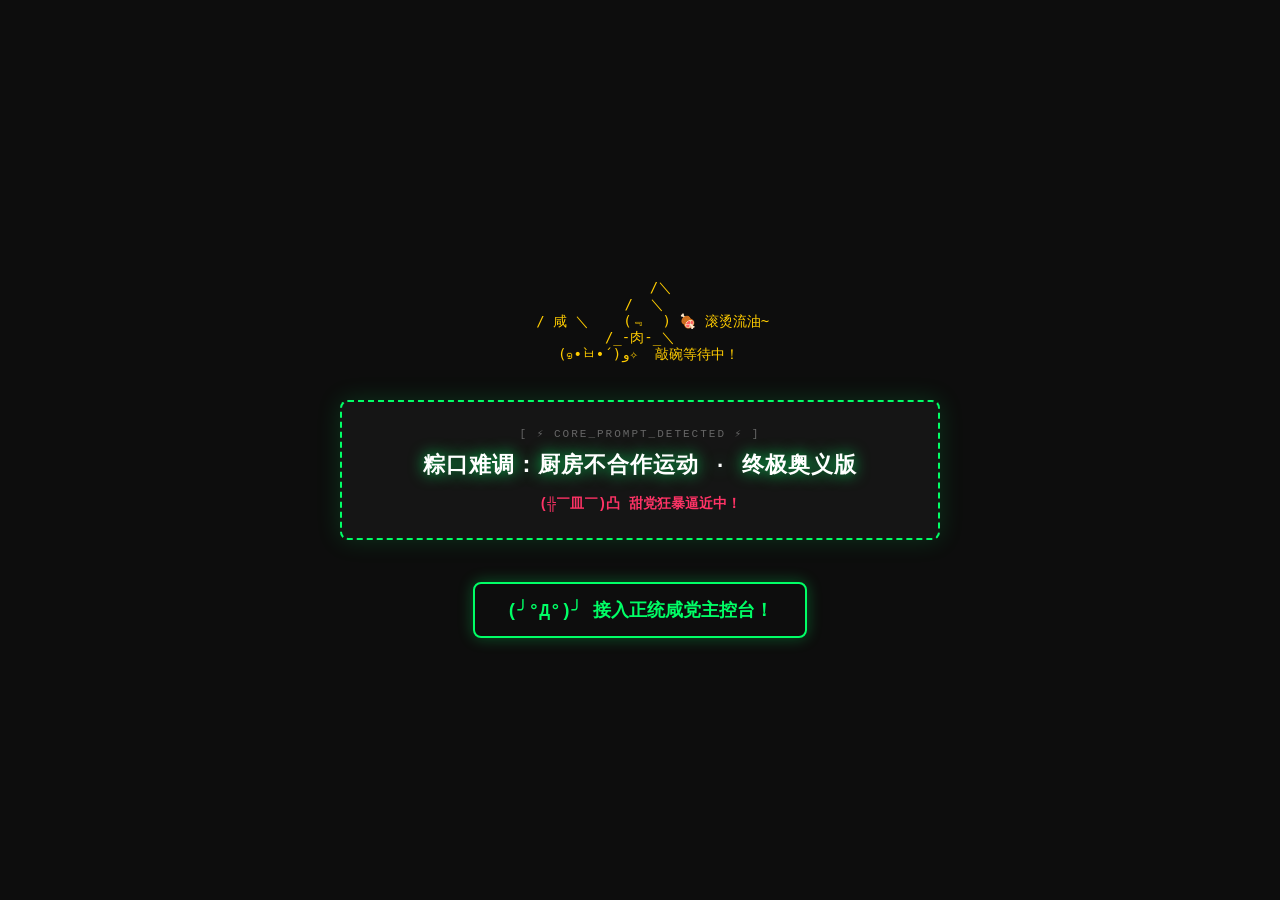
<file: zz/index.html>
<!DOCTYPE html>
<html lang="zh-CN">
<head>
    <meta charset="UTF-8">
    <meta name="viewport" content="width=device-width, initial-scale=1.0, maximum-scale=1.0, user-scalable=no">
    <title>粽口难调：厨房不合作运动 · 终极奥义版</title>
    <style>
        :root {
            --bg-color: #121212;
            --text-color: #00ff66;
            --card-bg: #1e1e1e;
            --border-color: #00ff66;
        }
        body {
            background-color: var(--bg-color);
            color: var(--text-color);
            font-family: "Consolas", "Courier New", "Microsoft YaHei", monospace;
            margin: 0;
            padding: 20px;
            display: flex;
            flex-direction: column;
            align-items: center;
            user-select: none;
            font-size: 16px; 
            box-sizing: border-box;
            overflow-x: hidden;
        }

        /* 🪐 幽默极简颜文字进入页面 */
        #welcome-screen {
            position: fixed;
            top: 0; left: 0; width: 100vw; height: 100vh;
            background: #0d0d0d;
            z-index: 200;
            display: flex;
            flex-direction: column;
            justify-content: center;
            align-items: center;
            padding: 20px;
            box-sizing: border-box;
            transition: opacity 0.5s ease, transform 0.5s ease;
        }
        #welcome-screen.fade-out {
            opacity: 0;
            transform: translateY(-30px);
            pointer-events: none;
        }
        
        /* 💡 精简且中二的中心文字外框 */
        .funny-terminal {
            max-width: 600px;
            width: 100%;
            border: 2px dashed var(--border-color);
            background: #151515;
            padding: 25px 15px;
            box-sizing: border-box;
            box-shadow: 0 0 25px rgba(0,255,102,0.15);
            margin-bottom: 30px;
            border-radius: 8px;
            text-align: center;
        }
        
        .core-title {
            font-size: 22px;
            color: #fff;
            font-weight: bold;
            text-shadow: 0 0 15px rgba(0,255,102,0.8);
            margin: 10px 0;
            letter-spacing: 1px;
        }

        .welcome-ascii {
            font-family: monospace;
            white-space: pre;
            color: #ffcc00;
            line-height: 1.2;
            font-size: 14px;
            text-align: center;
            margin-bottom: 20px;
            animation: bounce 1s infinite alternate;
        }
        @keyframes bounce {
            from { transform: translateY(0); }
            to { transform: translateY(-5px); }
        }
        
        .funny-line {
            font-size: 14px;
            color: #ff3366;
            margin-top: 15px;
            font-weight: bold;
        }

        h1 {
            text-align: center;
            border-bottom: 3px dashed var(--border-color);
            padding-bottom: 10px;
            width: 100%;
            max-width: 1000px;
            text-shadow: 0 0 15px rgba(0,255,102,0.6);
            font-size: 26px;
            margin: 5px 0 15px 0;
        }
        #game-container {
            display: flex;
            width: 100%;
            max-width: 1000px;
            height: 520px; 
            gap: 20px;
            margin-top: 5px;
        }
        #battlefield {
            flex: 1.3;
            border: 2px solid var(--border-color);
            background: rgba(0,255,102,0.02);
            position: relative;
            display: flex;
            flex-direction: column;
            justify-content: center;
            align-items: center;
            padding: 15px;
            box-sizing: border-box;
        }
        #sidebar {
            flex: 1;
            border: 2px solid var(--border-color);
            display: flex;
            flex-direction: column;
            padding: 15px;
            box-sizing: border-box;
            background: #171717;
        }
        #log-window {
            flex: 1; 
            overflow-y: auto;
            font-size: 13px;
            line-height: 1.6;
            border-bottom: 2px dashed var(--border-color);
            padding-bottom: 10px;
            margin-bottom: 12px;
        }
        .log-entry { margin-bottom: 6px; }
        .log-system { color: #ccc; }
        .log-flavor { color: #ffcc00; font-style: italic; font-weight: bold; }
        .log-win { color: #00ff66; font-weight: bold; }
        .log-alert { color: #ff3333; font-weight: bold; }
        
        #status-panel {
            font-size: 15px;
            line-height: 1.5;
        }
        .monitor-dash {
            margin-top: 10px;
            padding-top: 8px;
            border-top: 1px dashed rgba(0,255,102,0.3);
            font-size: 12px;
            color: #88ffaa;
            font-family: monospace;
        }

        #hand-area {
            width: 100%;
            max-width: 1000px;
            height: 140px;
            border: 2px dashed var(--border-color);
            margin-top: 15px;
            display: flex;
            justify-content: safe center; 
            align-items: center;
            gap: 12px;
            background: rgba(0,255,102,0.01);
            overflow-x: auto;
            padding: 0 15px;
            box-sizing: border-box;
            -webkit-overflow-scrolling: touch;
        }
        .card {
            width: 145px;
            min-width: 135px;
            height: 115px;
            border: 2px solid var(--border-color);
            background-color: var(--card-bg);
            border-radius: 8px;
            padding: 8px;
            box-sizing: border-box;
            cursor: grab;
            display: flex;
            flex-direction: column;
            justify-content: space-between;
            font-size: 13px;
            font-weight: bold;
            transition: transform 0.1s, box-shadow 0.1s;
            touch-action: none;
        }
        .card:hover {
            transform: translateY(-4px);
            box-shadow: 0 4px 12px rgba(0,255,102,0.3);
        }
        .card-title { font-size: 13px; font-weight: bold; border-bottom: 2px solid var(--border-color); padding-bottom: 3px; color: #fff; white-space: nowrap; overflow: hidden; text-overflow: ellipsis; }
        .card-desc { color: #88ffaa; font-size: 11px; margin-top: 4px; flex-grow: 1; font-weight: normal; line-height: 1.2; }
        
        #enemy-box {
            width: 100%;
            max-width: 300px;
            border: 3px solid #ff3366;
            background: #2a1217;
            color: #ff4466;
            padding: 15px;
            border-radius: 10px;
            box-shadow: 0 0 15px rgba(255,51,102,0.3);
            text-align: center;
            transition: all 0.2s ease;
            box-sizing: border-box;
        }
        #enemy-box.drop-hover {
            background: #5a1a24;
            transform: scale(1.02);
        }
        #enemy-ascii {
            font-family: monospace;
            white-space: pre;
            font-size: 15px;
            line-height: 1.2;
            margin: 15px 0;
            color: #ff6688;
            font-weight: bold;
        }
        #enemy-box.frenzy-active {
            animation: target-blink 0.2s infinite alternate;
            cursor: pointer;
        }
        #enemy-box.converted {
            border-color: #00ff66 !important;
            background: #122a17 !important;
            color: #00ff66 !important;
            box-shadow: 0 0 30px rgba(0,255,102,0.6) !important;
        }
        #enemy-box.converted #enemy-ascii {
            color: #00ff66 !important;
        }
        
        @keyframes target-blink {
            from { border-color: #ff3366; box-shadow: 0 0 10px #ff3366; opacity: 1; }
            to { border-color: #ffcc00; box-shadow: 0 0 25px #ffcc00; opacity: 0.6; }
        }

        #enemy-name { font-size: 18px; font-weight: bold; }
        #enemy-quote { font-size: 12px; color: #ff8888; font-style: italic; }
        
        .hp-bar {
            width: 100%;
            background: #441111;
            border: 2px solid #ff3366;
            height: 14px;
            margin-top: 10px;
            overflow: hidden;
        }
        .hp-fill {
            width: 100%;
            height: 100%;
            background: #ff3366;
            transition: width 0.15s ease-out;
        }
        
        #timer-box {
            font-size: 22px;
            color: #ff3333;
            margin-bottom: 12px;
            font-weight: bold;
            text-shadow: 0 0 10px rgba(255,51,51,0.5);
            border: 2px dashed #ff3333;
            padding: 8px;
            text-align: center;
        }
        .timer-flash { animation: blink 0.2s infinite alternate !important; background: #441111; }
        @keyframes blink { from { opacity: 1; } to { opacity: 0.4; } }

        #frenzy-banner {
            position: absolute; background: #ffcc00; color: #000; font-weight: bold;
            font-size: 16px; padding: 6px 12px; border: 2px solid #ff3300; border-radius: 5px;
            z-index: 20; box-shadow: 0 0 15px #ffcc00; animation: blink 0.3s infinite alternate; pointer-events: none;
            text-align: center; width: 80%;
        }

        #obstacle-card {
            position: absolute; width: 200px; padding: 12px; text-align: center;
            border-radius: 8px; z-index: 10; cursor: pointer; font-weight: bold;
            transition: all 0.2s ease;
        }
        .obs-type-0 { background: #e67e22; border: 3px solid #d35400; box-shadow: 0 0 20px #e67e22; color: #fff;}
        .obs-type-1 { background: #9b59b6; border: 3px solid #8e44ad; box-shadow: 0 0 20px #9b59b6; color: #fff;}
        .obs-type-2 { background: #c0392b; border: 3px solid #962d22; box-shadow: 0 0 20px #c0392b; color: #ffff00;}

        .hidden { display: none !important; }
        #overlay {
            position: fixed; top:0; left:0; width:100vw; height:100vh;
            background: rgba(0,0,0,0.96); display: flex; justify-content: center;
            align-items: center; flex-direction: column; z-index: 100; padding: 20px;
            box-sizing: border-box;
        }
        #overlay p { max-width: 650px; text-align: center; line-height: 1.6; font-size: 15px;}
        .btn {
            background: transparent; color: var(--text-color); border: 2px solid var(--border-color);
            padding: 10px 20px; cursor: pointer; font-family: inherit; font-size: 16px; margin-top: 12px; font-weight: bold;
            border-radius: 4px;
        }
        .btn:hover { background: var(--text-color); color: #000; }
        .guide-tips { text-align: center; color: #888; font-size: 13px; margin-top: 8px; font-weight: bold; padding: 0 5px; }

        /* 📡 新增：高订制“现世召唤”量子终端弹窗 */
        #custom-alert-box {
            position: fixed; top: 0; left: 0; width: 100vw; height: 100vh;
            background: rgba(0, 0, 0, 0.85);
            z-index: 300; /* 高于结算层 */
            display: flex; justify-content: center; align-items: center;
            padding: 20px; box-sizing: border-box;
        }
        .alert-terminal {
            max-width: 420px; width: 100%;
            background: #161616;
            border: 3px solid #ffcc00;
            box-shadow: 0 0 35px rgba(255,204,0,0.4);
            border-radius: 12px;
            padding: 30px 20px;
            text-align: center;
            box-sizing: border-box;
            animation: alertPop 0.25s cubic-bezier(0.175, 0.885, 0.32, 1.275);
        }
        @keyframes alertPop {
            from { transform: scale(0.85); opacity: 0; }
            to { transform: scale(1); opacity: 1; }
        }
        .alert-title-gold {
            color: #ffcc00; font-size: 24px; font-weight: bold;
            margin-bottom: 15px; text-shadow: 0 0 10px rgba(255,204,0,0.5);
        }

        /* 📱 移动端自适应 */
        @media (max-width: 768px) {
            body { padding: 10px; }
            #game-container { flex-direction: column; height: auto; gap: 12px; }
            #battlefield { width: 100%; min-height: 280px; padding: 10px; }
            #sidebar { width: 100%; height: 240px; padding: 10px; }
            #log-window { flex: 1; max-height: 110px; overflow-y: auto; margin-bottom: 8px; }
            #status-panel { font-size: 13px; }
            .monitor-dash { margin-top: 5px; padding-top: 5px; font-size: 11px; }
            #hand-area { justify-content: flex-start; margin-top: 10px; height: 130px; }
            h1 { font-size: 18px; margin-bottom: 10px; }
            .card { width: 125px; min-width: 125px; height: 105px; font-size: 12px; }
            .card-title { font-size: 11px; }
            .card-desc { font-size: 10px; }
            
            /* 进入页面移动端微调 */
            .funny-terminal { padding: 15px 10px; margin-bottom: 20px; }
            .core-title { font-size: 16px; margin: 5px 0; }
            .welcome-ascii { font-size: 11px; margin-bottom: 12px; }
            .funny-line { font-size: 12px; margin-top: 10px; }
        }
    </style>
</head>
<body>

    <!-- 🪐 极简精简版进入页面层 -->
    <div id="welcome-screen">
        <!-- 像素线条粽子大颜文字 -->
        <div class="welcome-ascii">
     /＼
    /  ＼   
   / 咸 ＼    (﹃  ) 🍖 滚烫流油~
  /_-肉-_＼  
  (๑•̀ㅂ•́)و✧  敲碗等待中！
        </div>
        
        <!-- 💡 核心改动：中心区域只保留干净的主标题与一句欠揍的颜文字 -->
        <div class="funny-terminal">
            <div style="font-size: 11px; color: #666; letter-spacing: 2px;">[ ⚡ CORE_PROMPT_DETECTED ⚡ ]</div>
            <div class="core-title">粽口难调：厨房不合作运动 · 终极奥义版</div>
            <div class="funny-line">(╬￣皿￣)凸 甜党狂暴逼近中！</div>
        </div>
        
        <button class="btn" style="font-size: 18px; padding: 14px 32px; border-radius: 8px; box-shadow: 0 0 15px rgba(0,255,102,0.3);" onclick="startGameFromWelcome()">
            (╯°Д°)╯ 接入正统咸党主控台！
        </button>
    </div>

    <h1>[ 粽口难调：厨房不合作运动 · 终极奥义版 ]</h1>
    
    <div id="game-container">
        <!-- 战场 -->
        <div id="battlefield">
            <div id="frenzy-banner" class="hidden">⚠️ 目标防线崩溃！开始疯狂爆锤点击！！</div>

            <!-- 三合一复活结界 -->
            <div id="obstacle-card" class="hidden" onclick="hitObstacle()">
                <div id="obs-title">⚠️ 结界拦截！</div>
                <div id="obs-desc" style="font-size:11px; margin:4px 0; font-weight:normal;">阻碍卡</div>
                <div style="font-size:15px;">狂点解除!! (<span id="obs-hp">5</span>)</div>
            </div>

            <!-- 颜文字线条敌人 -->
            <div id="enemy-box" onclick="clickEnemyFrenzy()">
                <div class="card-title" id="enemy-name">精制糖圣职者</div>
                <div id="enemy-quote">“生活太苦，粽子必须是甜的！”</div>
                
                <!-- 线条粽子形态区 -->
                <div id="enemy-ascii"></div>
                
                <div class="hp-bar"><div class="hp-fill" id="enemy-hp"></div></div>
                <div style="font-size: 13px; margin-top:5px; font-weight: bold;">顽固理智值: <span id="hp-text">80</span>/<span id="max-hp-text">80</span></div>
            </div>
        </div>
        
        <!-- 侧边栏 -->
        <div id="sidebar">
            <div id="timer-box">⏱️ 极限倒计时: <span id="timer-num">30</span> 秒</div>
            <div id="log-window">
                <div class="log-entry log-system">> 因果律传教矩阵升级就绪...</div>
                <div class="log-entry log-system">> 击溃全部 5 个顽固流派，即可赢取无上荣誉！</div>
            </div>
            <div id="status-panel">
                <div>📈 已同化异教徒数量: <span id="kill-count">0</span>/5</div>
                <div class="monitor-dash">
                    <div>[SYS_MONITOR] 核心参数在线监视：</div>
                    <div>• 现世五花肉油脂饱和度: <span style="color:#ff3366">98.4% (OVERFLOW)</span></div>
                    <div>• 咸肉因果律主线辐射场: <span style="color:#00ff66">ACTIVE</span></div>
                    <div>• 糖分反抗军精神抗性: <span id="dash-resist" style="color:#ffcc00">DEGRADED</span></div>
                </div>
            </div>
        </div>
    </div>

    <!-- 玩家五张手牌区 -->
    <div id="hand-area"></div>
    <div class="guide-tips" id="guide-text">💡 玩法：拖拽下方卡牌到线条粽子区域！理智打光后疯狂连点超度！(支持手机触屏拖拽)</div>

    <!-- 结算大弹窗 -->
    <div id="overlay" class="hidden">
        <h2 id="result-title" style="font-size: 28px; text-align: center;">【 终局真香审计 】</h2>
        <h3 id="result-badge" style="color: #00ff66; font-size: 18px; border: 2px dashed #00ff66; padding: 5px 15px; margin: 10px 0; text-align: center;">称号生成中...</h3>
        <p id="result-desc">结算文案加载中...</p>
        <!-- 💡 核心修改：移除原 alert 触发 -->
        <button class="btn" id="action-btn" onclick="openCustomAlert()">现世召唤</button>
        <button class="btn" style="border-color:#888; color:#888; font-size:13px;" onclick="location.reload()">不服，重开一局</button>
    </div>

    <!-- 📡 新增：风格100%匹配的自定义“现世召唤”警告弹窗 -->
    <div id="custom-alert-box" class="hidden">
        <div class="alert-terminal">
            <div class="alert-title-gold">⚠️ [ 现世因果干扰判定 ]</div>
            <div style="font-size: 45px; margin: 15px 0;">( ఠ ✉ ఠ )</div>
            <p style="color: #fff; font-size: 20px; font-weight: bold; letter-spacing: 1px; margin: 15px 0;">
                还不去买一个！！！
            </p>
            <p style="color: #888; font-size: 12px; line-height: 1.4;">
                [检测到流油五花肉及沙沙咸蛋黄在三维世界严重匮乏，请立刻前往最近的补给点进行物理收容。]
            </p>
            <button class="btn" style="border-color: #ffcc00; color: #ffcc00; margin-top: 20px; padding: 8px 30px;" onclick="closeCustomAlert()">
                (￣^￣) 领命！这就去买！
            </button>
        </div>
    </div>

    <script>
        const CARD_POOL = [
            { id: 'meat', title: '🥩 致死量五花肉', desc: '极端暴力的油脂浸透。', dmg: 15 },
            { id: 'soy', title: '🍶 陈年老抽洗礼', desc: '赋予糯米深邃暗金因果。', dmg: 10 },
            { id: 'egg', title: '🍳 蛋黄量子对撞', desc: '沙沙流油的超感官精神污染。', dmg: 12 },
            { id: 'grandma', title: '👵 外婆的唠叨', desc: '触发沉重的血缘压制判定。', dmg: 16 },
            { id: 'juice', title: '🌊 独门高汤轰炸', desc: '让每一个米粒饱含肉汁精粹。', dmg: 14 }
        ];

        const ENEMIES = [
            { 
                name: '精制糖圣职者', quote: '“生活太苦，粽子必须裹满白糖！”', hp: 70, maxHp: 70,
                ascii: "   /\\\n  /  \\\n / 蜜 \\\n/_-甜-_\\\n(｀Д´)ノ"
            },
            { 
                name: '键盘卡路里教皇', quote: '“这一口油脂等于我慢跑五十公里！”', hp: 90, maxHp: 90,
                ascii: "   /\\\n  /  \\\n / 算 \\\n/_-卡-_\\\n(益 有毒)"
            },
            { 
                name: '赛博抹茶面粉怪', quote: '“抹茶外皮包鲱鱼罐头才是未来！”', hp: 110, maxHp: 110,
                ascii: "   /\\\n  /  \\\n / 邪 \\\n/_-道-_\\\n(ʘдʘ╬)凸"
            },
            { 
                name: '无味白粽隐修士', quote: '“真正的圣洁，是糯米不沾一丝烟火气。”', hp: 130, maxHp: 130,
                ascii: "   /\\\n  /  \\\n / 虚 \\\n/_-无-_\\\n( = _ = )"
            },
            { 
                name: '终极深渊蜜枣神', quote: '“颤抖吧！红枣核将卡住你们的喉咙！”', hp: 150, maxHp: 150,
                ascii: "    /\\\n   /  \\\n  / 终 \\\n /  极  \\\n/_-蜜枣-_\\\n(凸益凸)🔥🔥"
            }
        ];

        const OBSTACLES = [
            { title: '🟠 蜜枣大结界拦截', desc: '甜党扔出了阻碍红枣！', hp: 5, className: 'obs-type-0' },
            { title: '🟣 高浓度糖浆粘滞', desc: '键盘侠泼洒了阻糖粘液！', hp: 9, className: 'obs-type-1' },
            { title: '🔴 赛博抹茶高压墙', desc: '异教徒升起了抹茶电网！', hp: 13, className: 'obs-type-2' }
        ];

        const WIN_BADGES = [
            "🏆 咸肉大粽因果律大魔导",
            "🏆 终极美味·高汤脂肪制裁者",
            "🏆 外婆意志的绝对继承人",
            "🏆 甜党圣殿的物理超度大师",
            "🏆 蛋黄流油沙沙艺术终身成就奖",
            "🏆 咸肉因果律·绝对真理裁决官",
            "🏆 深夜报社流派全服第一手速狂魔"
        ];
        const WIN_DESCS = [
            "太伟大了！你用无情、滚烫且流油的五花肉汁，彻底洗脑了所有的厨房异端！甜党全面溃败，含泪吃下了咸蛋黄大粽并大喊真香！",
            "你手速如风，结界在你面前宛如脆皮！今天，厨房的因果律由你改写，世界重新回到了咸肉粽正统统治的黄金时代！"
        ];

        const LOSE_BADGES = [
            "☠️ ERR-502: 被白糖甜晕的无力败犬",
            "☠️ ERR-403: 卡路里公式的终身囚徒",
            "☠️ ERR-418: 被蜜枣核卡住喉咙的落魄骑士",
            "☠️ ERR-500: 被抹茶鲱鱼罐头击穿的底层码农",
            "☠️ ERR-000: 外婆看了直摇头的漏米新手"
        ];
        const LOSE_DESCS = [
            "倒计时归零！甜党的精制糖防线过于顽固，你被甜腻的蜜枣大潮和无味白粽彻底淹没，肉粽党的荣光在你手中熄灭了……",
            "手速慢了！你未能撕碎最后的结界，厨房不合作运动宣告失败。今晚，你只能被迫去吃沾满白糖的冷粽子了！"
        ];

        let currentEnemyIndex = 0;
        let currentEnemyHp = 70;
        let killCount = 0;
        let draggedCardData = null;
        
        let timeLeft = 30;
        let timerInterval = null;
        let isGameOver = false;
        let isGameStarted = false; 

        let obstacleActive = false;
        let obstacleHp = 5;

        let isFrenzyMode = false;
        let frenzyClicks = 0;

        let activeTouchCard = null;
        let touchStartX = 0;
        let touchStartY = 0;

        const handArea = document.getElementById('hand-area');
        const enemyBox = document.getElementById('enemy-box');
        const logWindow = document.getElementById('log-window');
        const timerBox = document.getElementById('timer-box');
        const frenzyBanner = document.getElementById('frenzy-banner');

        // 📡 自定义弹窗核心控制器
        function openCustomAlert() {
            document.getElementById('custom-alert-box').classList.remove('hidden');
        }
        function closeCustomAlert() {
            document.getElementById('custom-alert-box').classList.add('hidden');
        }

        function startGameFromWelcome() {
            document.getElementById('welcome-screen').classList.add('fade-out');
            isGameStarted = true;
            startTimer(); 
        }

        function initGame() {
            loadEnemy(currentEnemyIndex);
            drawHand();
        }

        function startTimer() {
            if (!isGameStarted) return;
            clearInterval(timerInterval);
            timerInterval = setInterval(() => {
                if (isGameOver) return;
                timeLeft--;
                document.getElementById('timer-num').innerText = timeLeft;
                
                if (timeLeft <= 0) {
                    gameOver(false);
                }
            }, 1000);
        }

        function loadEnemy(index) {
            if(index >= ENEMIES.length) {
                gameOver(true);
                return;
            }
            timeLeft = 30;
            document.getElementById('timer-num').innerText = timeLeft;
            timerBox.classList.remove('timer-flash');

            isFrenzyMode = false;
            frenzyClicks = 0;
            frenzyBanner.classList.add('hidden');
            enemyBox.className = ''; 
            document.getElementById('guide-text').innerText = "💡 玩法：拖拽下方卡牌到线条粽子区域！理智打光后疯狂连点超度！(支持手机触屏拖拽)";
            document.getElementById('dash-resist').innerText = "DEGRADED";
            document.getElementById('dash-resist').style.color = "#ffcc00";

            const data = ENEMIES[index];
            currentEnemyHp = data.hp;
            document.getElementById('enemy-name').innerText = data.name;
            document.getElementById('enemy-quote').innerText = data.quote;
            document.getElementById('enemy-ascii').innerText = data.ascii;
            document.getElementById('hp-text').innerText = currentEnemyHp;
            document.getElementById('max-hp-text').innerText = data.maxHp;
            
            updateHpBar(data.maxHp);
        }

        function drawHand() {
            if(isGameOver || isFrenzyMode) return;
            handArea.innerHTML = '';
            for(let i=0; i<5; i++) {
                const randCard = CARD_POOL[Math.floor(Math.random() * CARD_POOL.length)];
                const cardEl = document.createElement('div');
                cardEl.className = 'card';
                cardEl.draggable = true;
                cardEl.innerHTML = `
                    <div class="card-title">${randCard.title}</div>
                    <div class="card-desc">${randCard.desc}</div>
                    <div style="font-size:11px; color:#ff3366; text-align:right;">破防威力: ${randCard.dmg}</div>
                `;
                
                cardEl.addEventListener('dragstart', (e) => {
                    if(obstacleActive) {
                        e.preventDefault();
                        addLog(`[拦截] 结界未除！手牌锁定！先点碎中间的障碍！`, 'log-alert');
                        return;
                    }
                    draggedCardData = randCard;
                    cardEl.style.opacity = '0.4';
                });
                cardEl.addEventListener('dragend', () => { cardEl.style.opacity = '1'; });

                cardEl.addEventListener('touchstart', (e) => {
                    if (obstacleActive) {
                        addLog(`[拦截] 结界未除！手牌锁定！先点碎中间的障碍！`, 'log-alert');
                        return;
                    }
                    if (isFrenzyMode || isGameOver) return;
                    
                    draggedCardData = randCard;
                    activeTouchCard = cardEl;
                    cardEl.style.position = 'fixed';
                    cardEl.style.zIndex = '1000';
                    cardEl.style.pointerEvents = 'none';
                    cardEl.style.opacity = '0.8';
                    cardEl.style.boxShadow = '0 10px 20px rgba(0,255,102,0.5)';
                    
                    const touch = e.touches[0];
                    touchStartX = touch.clientX - cardEl.offsetWidth / 2;
                    touchStartY = touch.clientY - cardEl.offsetHeight / 2;
                    
                    cardEl.style.left = touchStartX + 'px';
                    cardEl.style.top = touchStartY + 'px';
                });

                cardEl.addEventListener('touchmove', (e) => {
                    if (!activeTouchCard) return;
                    e.preventDefault();
                    const touch = e.touches[0];
                    const x = touch.clientX - activeTouchCard.offsetWidth / 2;
                    const y = touch.clientY - activeTouchCard.offsetHeight / 2;
                    activeTouchCard.style.left = x + 'px';
                    activeTouchCard.style.top = y + 'px';

                    const enemyRect = enemyBox.getBoundingClientRect();
                    if (touch.clientX >= enemyRect.left && touch.clientX <= enemyRect.right &&
                        touch.clientY >= enemyRect.top && touch.clientY <= enemyRect.bottom) {
                        if(!isFrenzyMode) enemyBox.classList.add('drop-hover');
                    } else {
                        enemyBox.classList.remove('drop-hover');
                    }
                });

                cardEl.addEventListener('touchend', (e) => {
                    if (!activeTouchCard) return;
                    enemyBox.classList.remove('drop-hover');
                    
                    const touch = e.changedTouches[0];
                    const enemyRect = enemyBox.getBoundingClientRect();
                    
                    if (touch.clientX >= enemyRect.left && touch.clientX <= enemyRect.right &&
                        touch.clientY >= enemyRect.top && touch.clientY <= enemyRect.bottom) {
                        if (!isFrenzyMode && !isGameOver) {
                            executeMove(draggedCardData);
                        }
                    }
                    
                    activeTouchCard = null;
                    draggedCardData = null;
                    drawHand();
                });

                handArea.appendChild(cardEl);
            }
        }

        function triggerObstacle() {
            if (obstacleActive || isFrenzyMode) return;
            obstacleActive = true;
            
            const obsType = Math.floor(Math.random() * OBSTACLES.length);
            const obsData = OBSTACLES[obsType];
            obstacleHp = obsData.hp;
            
            const obsEl = document.getElementById('obstacle-card');
            document.getElementById('obs-title').innerText = obsData.title;
            document.getElementById('obs-desc').innerText = obsData.desc;
            document.getElementById('obs-hp').innerText = obstacleHp;
            
            obsEl.className = obsData.className; 
            obsEl.classList.remove('hidden');
            
            addLog(`[突发防御] 对方张开了 【${obsData.title}】！迅速点击 ${obstacleHp} 次击碎它！`, 'log-alert');
        }

        function hitObstacle() {
            if (!obstacleActive) return;
            obstacleHp--;
            document.getElementById('obs-hp').innerText = obstacleHp;
            if (obstacleHp <= 0) {
                obstacleActive = false;
                document.getElementById('obstacle-card').className = 'hidden';
                addLog(`> 结界烟消云散！肉粽香气继续无孔不入！`, 'log-system');
            }
        }

        function clickEnemyFrenzy() {
            if (!isFrenzyMode || isGameOver) return;
            
            frenzyClicks++;
            addLog("💥 极限爆锤超度中！圣光洗脑度: " + frenzyClicks + "/15", 'log-flavor');

            if (frenzyClicks >= 15) {
                isFrenzyMode = false;
                frenzyBanner.classList.add('hidden');
                enemyBox.className = 'converted'; 
                
                addLog(`✨✨ 咸党万岁！！！ ✨✨`, 'log-win');
                addLog(`[系统] ${ENEMIES[currentEnemyIndex].name} 的防线在最后一锤中彻底熔断！`, 'log-win');
                
                killCount++;
                document.getElementById('kill-count').innerText = killCount;

                currentEnemyIndex++;
                setTimeout(() => { loadEnemy(currentEnemyIndex); drawHand(); }, 1200);
            }
        }

        enemyBox.addEventListener('dragover', (e) => { e.preventDefault(); if(!isFrenzyMode) enemyBox.classList.add('drop-hover'); });
        enemyBox.addEventListener('dragleave', () => { enemyBox.classList.remove('drop-hover'); });
        enemyBox.addEventListener('drop', (e) => {
            e.preventDefault();
            enemyBox.classList.remove('drop-hover');
            if (!draggedCardData || isFrenzyMode) return;

            executeMove(draggedCardData);
            draggedCardData = null;
            drawHand();
        });

        function executeMove(card) {
            const currentEnemy = ENEMIES[currentEnemyIndex];
            if (!currentEnemy) return;

            currentEnemyHp -= card.dmg;
            if(currentEnemyHp <= 0) {
                currentEnemyHp = 0;
                activateFrenzyMode();
            }

            document.getElementById('hp-text').innerText = currentEnemyHp;
            updateHpBar(currentEnemy.maxHp);

            addLog(`> 你丢出了武器 ${card.title}`, 'log-system');

            if (Math.random() < 0.35 && currentEnemyHp > 0) {
                triggerObstacle();
            }
        }

        function activateFrenzyMode() {
            isFrenzyMode = true;
            frenzyClicks = 0;
            handArea.innerHTML = ''; 
            
            enemyBox.classList.add('frenzy-active');
            timerBox.classList.add('timer-flash');
            frenzyBanner.classList.remove('hidden');
            
            document.getElementById('dash-resist').innerText = "CRITICAL_BREAK";
            document.getElementById('dash-resist').style.color = "#ff3333";

            document.getElementById('guide-text').innerText = "🔥 目标粽理智归零！现在开始！狂点中间的线条粽子进行洗脑！！";
            addLog(`⚠️ [决胜时刻] 对方已被高汤香气打入僵直！开始疯狂点击中间的线条粽子！`, 'log-alert');
        }

        function updateHpBar(maxHp) {
            const pct = Math.max(0, Math.min(100, (currentEnemyHp / maxHp) * 100));
            document.getElementById('enemy-hp').style.width = pct + '%';
        }

        function addLog(text, className) {
            const entry = document.createElement('div');
            entry.className = `log-entry ${className}`;
            entry.innerText = text;
            logWindow.appendChild(entry);
            logWindow.scrollTop = logWindow.scrollHeight;
        }

        function gameOver(isWin) {
            isGameOver = true;
            clearInterval(timerInterval);
            
            const overlay = document.getElementById('overlay');
            const titleEl = document.getElementById('result-title');
            const badgeEl = document.getElementById('result-badge');
            const descEl = document.getElementById('result-desc');
            const actionBtn = document.getElementById('action-btn');
            
            overlay.classList.remove('hidden');
            
            if (isWin) {
                titleEl.innerText = "🎉 咸党狂欢 · 征服全场 🎉";
                titleEl.style.color = "#00ff66";
                
                const randBadge = WIN_BADGES[Math.floor(Math.random() * WIN_BADGES.length)];
                badgeEl.innerText = randBadge;
                badgeEl.style.color = "#00ff66";
                badgeEl.style.borderColor = "#00ff66";
                
                descEl.innerText = WIN_DESCS[Math.floor(Math.random() * WIN_DESCS.length)];
                actionBtn.style.display = "block";
            } else {
                titleEl.innerText = "❌ 阵线溃败 · 白糖统治 ❌";
                titleEl.style.color = "#ff3333";
                
                const randBadge = LOSE_BADGES[Math.floor(Math.random() * LOSE_BADGES.length)];
                badgeEl.innerText = randBadge;
                badgeEl.style.color = "#ff3333";
                badgeEl.style.borderColor = "#ff3333";
                
                descEl.innerText = LOSE_DESCS[Math.floor(Math.random() * LOSE_DESCS.length)];
                actionBtn.style.display = "none";
            }
        }

        initGame();
    </script>
</body>
</html>
</file>
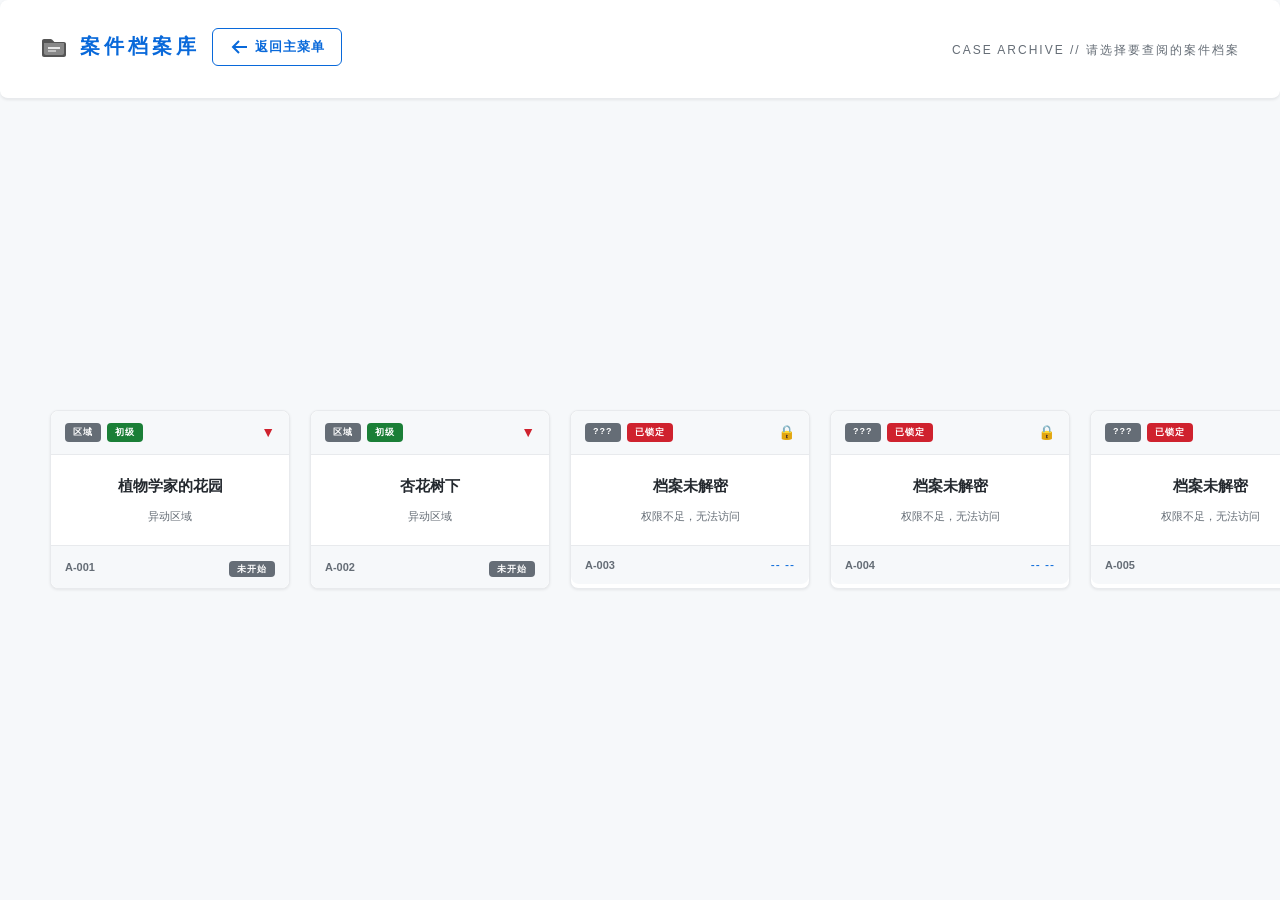
<file: cases.html>
<!DOCTYPE html>
<html lang="zh-CN">
<head>
    <meta charset="UTF-8">
    <meta name="viewport" content="width=device-width, initial-scale=1.0, maximum-scale=1.0, user-scalable=no">
    <title>T.E.C-OS // 案件档案库</title>
    <link rel="stylesheet" href="css/main.css">
    <style>
        * { box-sizing: border-box; }

        body {
            background: #f6f8fa;
            overflow: hidden;
            display: flex;
            flex-direction: column;
            height: 100vh;
            font-family: -apple-system, BlinkMacSystemFont, 'Segoe UI', Arial, sans-serif;
        }

        /* ===== 顶部标题区 ===== */
        .page-header {
            position: relative;
            padding: 20px 40px 16px;
            text-align: center;
            background: #ffffff;
            border-bottom: 1px solid #e8eaed;
            box-shadow: 0 1px 3px rgba(0, 0, 0, 0.08);
        }

        .page-title-wrapper {
            display: flex;
            align-items: center;
            justify-content: flex-start;
            gap: 12px;
            margin-bottom: 8px;
        }

        .page-icon {
            width: 28px;
            height: 28px;
            flex-shrink: 0;
        }

        .page-title {
            font-size: 20px;
            font-weight: 600;
            letter-spacing: 4px;
            color: #0969da;
        }

        .back-link {
            display: flex;
            align-items: center;
            gap: 6px;
            color: #0969da;
            text-decoration: none;
            padding: 8px 16px;
            margin-left: auto;
            transition: all 0.2s;
            flex-shrink: 0;
            font-size: 13px;
            font-weight: 600;
            letter-spacing: 1px;
            background: transparent;
            border: 1px solid #0969da;
            border-radius: 6px;
        }

        .back-link:hover {
            background: #0969da;
            color: #ffffff;
            box-shadow: 0 2px 8px rgba(9, 105, 218, 0.3);
        }

        .back-link:active {
            transform: scale(0.98);
        }

        .page-subtitle {
            font-size: 12px;
            color: #656d76;
            letter-spacing: 2px;
        }

        /* ===== 主内容区 ===== */
        .page-content {
            flex: 1;
            display: flex;
            align-items: center;
            justify-content: flex-start;
            padding: 40px 50px;
            overflow-x: auto;
            overflow-y: hidden;
        }

        /* ===== 卡片容器 ===== */
        .cases-wrapper {
            display: flex;
            gap: 20px;
        }

        /* 滚动条样式 */
        .page-content::-webkit-scrollbar { height: 8px; }
        .page-content::-webkit-scrollbar-track { background: #f6f8fa; border-radius: 4px; }
        .page-content::-webkit-scrollbar-thumb { background: #c8d1da; border-radius: 4px; }
        .page-content::-webkit-scrollbar-thumb:hover { background: #a8b6c6; }

        /* ===== 案件卡片 ===== */
        .case-card {
            width: 240px;
            min-width: 240px;
            background: #ffffff;
            border: 1px solid #e8eaed;
            border-radius: 8px;
            padding: 0;
            cursor: pointer;
            text-decoration: none;
            color: inherit;
            transition: all 0.2s;
            flex-shrink: 0;
            box-shadow: 0 1px 3px rgba(0, 0, 0, 0.08);
        }

        .case-card:hover {
            border-color: #d0d7de;
            box-shadow: 0 4px 12px rgba(0, 0, 0, 0.12);
            transform: translateY(-2px);
        }

        .case-card:active {
            transform: translateY(0);
        }

        /* 卡片顶部标签区 */
        .card-header {
            padding: 12px 14px;
            display: flex;
            justify-content: space-between;
            align-items: center;
            background: #f6f8fa;
            border-bottom: 1px solid #e8eaed;
            border-radius: 8px 8px 0 0;
        }

        .card-tags {
            display: flex;
            gap: 6px;
        }

        .card-tag {
            font-size: 9px;
            padding: 3px 8px;
            color: #fff;
            font-weight: 600;
            letter-spacing: 1px;
            border-radius: 4px;
        }

        .tag-type { background: #656d76; }
        .tag-level-1 { background: #1a7f37; }
        .tag-level-2 { background: #0969da; }
        .tag-level-3 { background: #cf222e; }

        .card-warning {
            color: #cf222e;
            font-size: 14px;
        }

        /* 卡片中间内容 */
        .card-body {
            padding: 20px 14px;
            text-align: center;
        }

        .card-name {
            font-size: 15px;
            font-weight: 600;
            color: #24292f;
            margin-bottom: 12px;
            line-height: 1.4;
        }

        .card-desc {
            font-size: 11px;
            color: #656d76;
            line-height: 1.6;
        }

        /* 卡片底部 */
        .card-footer {
            padding: 12px 14px;
            display: flex;
            justify-content: space-between;
            align-items: center;
            background: #f6f8fa;
            border-top: 1px solid #e8eaed;
            border-radius: 0 0 8px 8px;
        }

        .card-id {
            font-size: 11px;
            color: #656d76;
            font-weight: 600;
        }

        .card-arrow {
            color: #0969da;
            font-size: 12px;
            letter-spacing: 1px;
        }

        /* 存档状态标签 */
        .save-status {
            font-size: 9px;
            padding: 3px 8px;
            font-weight: 600;
            letter-spacing: 1px;
            border-radius: 4px;
        }

        .save-status.saved {
            background: #1a7f37;
            color: #fff;
        }

        .save-status.unsaved {
            background: #656d76;
            color: #fff;
        }

        /* 按钮样式 */
        .card-btn {
            display: inline-block;
            padding: 6px 12px;
            font-size: 11px;
            font-weight: 600;
            letter-spacing: 1px;
            cursor: pointer;
            transition: all 0.2s;
            border: 1px solid #e8eaed;
            background: #ffffff;
            color: #24292f;
            margin: 4px 2px 0;
            font-family: inherit;
            border-radius: 6px;
        }

        .card-btn:hover {
            border-color: #d0d7de;
            background: #f6f8fa;
            box-shadow: 0 2px 6px rgba(0, 0, 0, 0.08);
        }

        .card-btn:active {
            transform: scale(0.98);
        }

        .card-btn-continue {
            background: #0969da;
            color: #fff;
            border-color: #0969da;
        }

        .card-btn-continue:hover {
            background: #0550ae;
            border-color: #0550ae;
        }

        /* ===== 移动端适配 ===== */
        @media (max-width: 768px) {
            .page-header {
                padding: 16px 20px 12px;
            }

            .page-title-wrapper {
                gap: 8px;
            }

            .page-icon {
                width: 24px;
                height: 24px;
            }

            .page-title {
                font-size: 16px;
                letter-spacing: 3px;
            }

            .back-link {
                margin-left: 16px;
            }

            .page-content {
                padding: 30px 10px;
            }

            .cases-wrapper {
                gap: 14px;
                padding: 10px 15px;
            }

            .case-card {
                width: 180px;
                min-width: 180px;
            }

            .card-body {
                padding: 16px 12px;
            }

            .card-name {
                font-size: 13px;
            }

            .card-desc {
                font-size: 10px;
            }
        }
    </style>
</head>
<body>

    <!-- 顶部标题区 -->
    <header class="page-header">
        <div class="page-title-wrapper">
            <svg class="page-icon" viewBox="0 0 28 24" fill="none" xmlns="http://www.w3.org/2000/svg">
                <path d="M2 6C2 4.89543 2.89543 4 4 4H10.5858C11.1162 4 11.6249 4.21071 12 4.58579L14.4142 7H24C25.1046 7 26 7.89543 26 9V20C26 21.1046 25.1046 22 24 22H4C2.89543 22 2 21.1046 2 20V6Z" fill="#555555"/>
                <path d="M4 8H24V18C24 19.1046 23.1046 20 22 20H6C4.89543 20 4 19.1046 4 18V8Z" fill="#888888"/>
                <rect x="8" y="12" width="12" height="2" fill="#ffffff" opacity="0.8"/>
                <rect x="8" y="15" width="8" height="2" fill="#ffffff" opacity="0.5"/>
            </svg>
            <h1 class="page-title">案件档案库</h1>
            <a href="index.html" class="back-link" title="返回主菜单">
                <svg width="20" height="20" viewBox="0 0 20 20" fill="currentColor">
                    <path d="M10 4L4 10L10 16M4 10H18" stroke="currentColor" stroke-width="2" fill="none"/>
                </svg>
                返回主菜单
            </a>
        </div>
        <p class="page-subtitle">CASE ARCHIVE // 请选择要查阅的案件档案</p>
    </header>

    <!-- 主内容区 -->
    <main class="page-content">
        <div class="cases-wrapper">

            <a class="case-card" data-case="A-001" href="game.html?case=A-001&fresh=1">
                <div class="card-header">
                    <div class="card-tags">
                        <span class="card-tag tag-type">区域</span>
                        <span class="card-tag tag-level-1">初级</span>
                    </div>
                    <span class="card-warning">▼</span>
                </div>
                <div class="card-body">
                    <div class="card-name">植物学家的花园</div>
                    <div class="card-desc">异动区域</div>
                </div>
                <div class="card-footer">
                    <span class="card-id">A-001</span>
                    <span class="card-arrow">进入 ▶</span>
                </div>
            </a>

            <a class="case-card" data-case="A-002" href="game.html?case=A-002&fresh=1">
                <div class="card-header">
                    <div class="card-tags">
                        <span class="card-tag tag-type">区域</span>
                        <span class="card-tag tag-level-1">初级</span>
                    </div>
                    <span class="card-warning">▼</span>
                </div>
                <div class="card-body">
                    <div class="card-name">杏花树下</div>
                    <div class="card-desc">异动区域</div>
                </div>
                <div class="card-footer">
                    <span class="card-id">A-002</span>
                    <span class="card-arrow">进入 ▶</span>
                </div>
            </a>

            <div class="case-card locked">
                <div class="card-header">
                    <div class="card-tags">
                        <span class="card-tag tag-type">???</span>
                        <span class="card-tag tag-level-3">已锁定</span>
                    </div>
                    <span class="card-warning">🔒</span>
                </div>
                <div class="card-body">
                    <div class="card-name">档案未解密</div>
                    <div class="card-desc">权限不足，无法访问</div>
                </div>
                <div class="card-footer">
                    <span class="card-id">A-003</span>
                    <span class="card-arrow">-- --</span>
                </div>
            </div>

            <div class="case-card locked">
                <div class="card-header">
                    <div class="card-tags">
                        <span class="card-tag tag-type">???</span>
                        <span class="card-tag tag-level-3">已锁定</span>
                    </div>
                    <span class="card-warning">🔒</span>
                </div>
                <div class="card-body">
                    <div class="card-name">档案未解密</div>
                    <div class="card-desc">权限不足，无法访问</div>
                </div>
                <div class="card-footer">
                    <span class="card-id">A-004</span>
                    <span class="card-arrow">-- --</span>
                </div>
            </div>

            <div class="case-card locked">
                <div class="card-header">
                    <div class="card-tags">
                        <span class="card-tag tag-type">???</span>
                        <span class="card-tag tag-level-3">已锁定</span>
                    </div>
                    <span class="card-warning">🔒</span>
                </div>
                <div class="card-body">
                    <div class="card-name">档案未解密</div>
                    <div class="card-desc">权限不足，无法访问</div>
                </div>
                <div class="card-footer">
                    <span class="card-id">A-005</span>
                    <span class="card-arrow">-- --</span>
                </div>
            </div>

            <div class="case-card locked">
                <div class="card-header">
                    <div class="card-tags">
                        <span class="card-tag tag-type">???</span>
                        <span class="card-tag tag-level-3">已锁定</span>
                    </div>
                    <span class="card-warning">🔒</span>
                </div>
                <div class="card-body">
                    <div class="card-name">档案未解密</div>
                    <div class="card-desc">权限不足，无法访问</div>
                </div>
                <div class="card-footer">
                    <span class="card-id">A-006</span>
                    <span class="card-arrow">-- --</span>
                </div>
            </div>

            <div class="case-card locked">
                <div class="card-header">
                    <div class="card-tags">
                        <span class="card-tag tag-type">???</span>
                        <span class="card-tag tag-level-3">已锁定</span>
                    </div>
                    <span class="card-warning">🔒</span>
                </div>
                <div class="card-body">
                    <div class="card-name">档案未解密</div>
                    <div class="card-desc">权限不足，无法访问</div>
                </div>
                <div class="card-footer">
                    <span class="card-id">A-007</span>
                    <span class="card-arrow">-- --</span>
                </div>
            </div>

        </div>
    </main>

    <script>
        // 存档索引key
        const SAVE_INDEX_KEY = 'causal_os_save_index';
        
        // 获取存档索引
        function getSaveIndex() {
            try {
                const indexStr = localStorage.getItem(SAVE_INDEX_KEY);
                return indexStr ? JSON.parse(indexStr) : {};
            } catch (e) {
                return {};
            }
        }

        // 获取案件存档key
        function getCaseSaveKey(caseId) {
            return `causal_os_case_${caseId}`;
        }

        // 检查存档是否存在
        function hasSave(caseId) {
            const saveKey = caseId === 'default' ? 'causal_os_save' : getCaseSaveKey(caseId);
            return localStorage.getItem(saveKey) !== null;
        }

        // 进入案件
        function enterCase(caseId, fresh = false, baseUrl = 'game.html') {
            let url = `${baseUrl}?case=${caseId}`;
            if (fresh) url += '&fresh=1';
            window.location.href = url;
        }

        // 删除存档
        function deleteSave(e, caseId) {
            e.stopPropagation();
            e.preventDefault();
            if (confirm(`确定要删除案件 ${caseId} 的存档吗？此操作不可恢复。`)) {
                const saveKey = caseId === 'default' ? 'causal_os_save' : getCaseSaveKey(caseId);
                localStorage.removeItem(saveKey);
                
                // 从索引中移除
                const index = getSaveIndex();
                delete index[caseId];
                localStorage.setItem(SAVE_INDEX_KEY, JSON.stringify(index));
                
                location.reload();
            }
        }

        // 初始化存档状态显示
        document.addEventListener('DOMContentLoaded', function() {
            const cards = document.querySelectorAll('.case-card[data-case]');
            cards.forEach(card => {
                const caseId = card.dataset.case;
                const footer = card.querySelector('.card-footer');
                if (!footer) return;

                if (hasSave(caseId)) {
                    // 已有存档
                    footer.innerHTML = `
                        <span class="card-id">${caseId}</span>
                        <div>
                            <span class="save-status saved">已保存</span>
                        </div>
                    `;
                    // 点击卡片继续游戏
                    card.onclick = (e) => {
                        e.preventDefault();
                        const href = card.getAttribute('href') || 'game.html';
                        const baseUrl = href.split('?')[0];
                        enterCase(caseId, false, baseUrl);
                    };
                    card.style.cursor = 'pointer';
                } else {
                    // 无存档
                    footer.innerHTML = `
                        <span class="card-id">${caseId}</span>
                        <div>
                            <span class="save-status unsaved">未开始</span>
                        </div>
                    `;
                    // 点击卡片开始新游戏
                    card.onclick = (e) => {
                        e.preventDefault();
                        const href = card.getAttribute('href') || 'game.html';
                        const baseUrl = href.split('?')[0];
                        enterCase(caseId, true, baseUrl);
                    };
                    card.style.cursor = 'pointer';
                }
            });
        });
    </script>

</body>
</html>
</file>
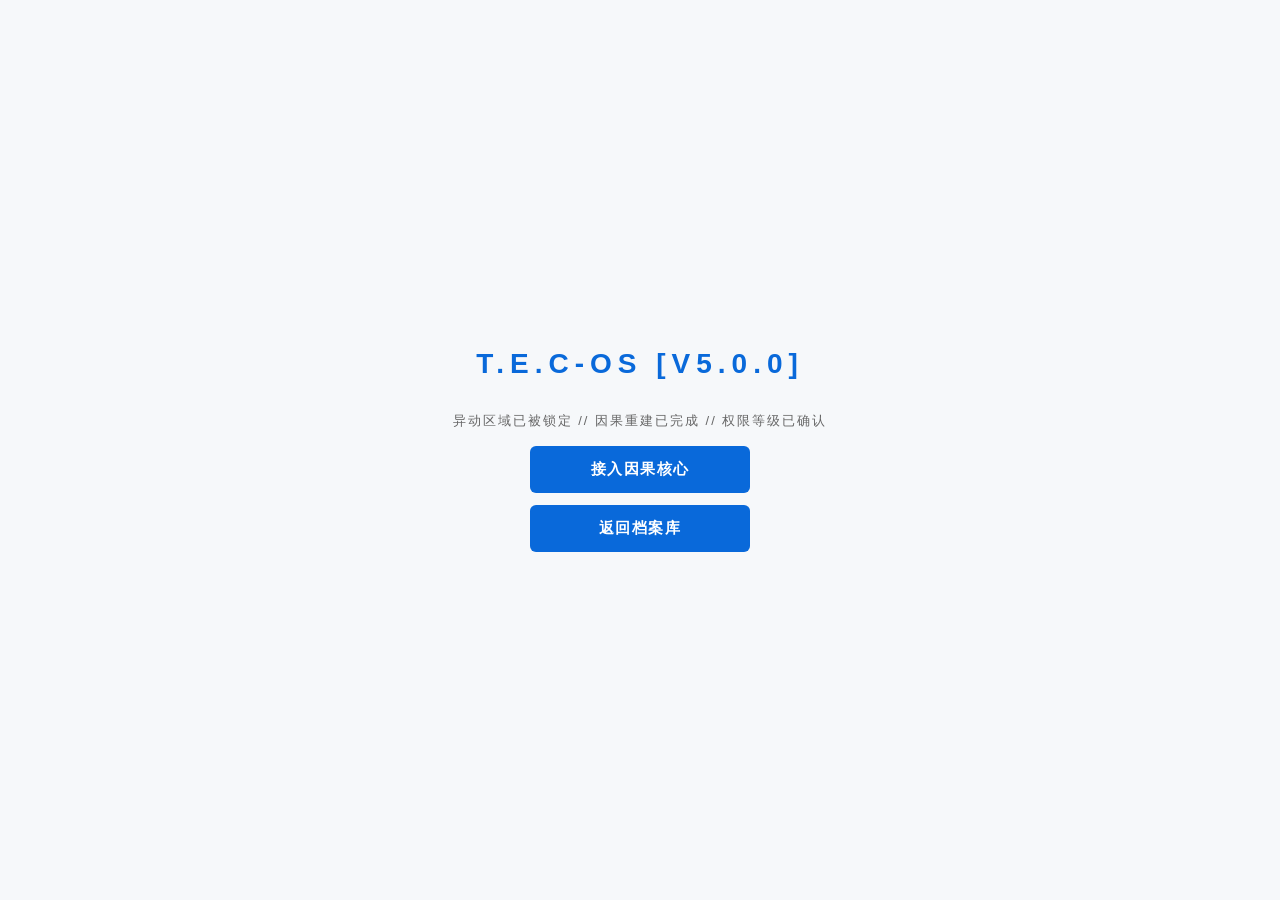
<file: game.html>
<!DOCTYPE html>
<html lang="zh-CN">
<head>
    <meta charset="UTF-8">
    <meta name="viewport" content="width=device-width, initial-scale=1.0, maximum-scale=1.0, user-scalable=no">
    <title>T.E.C-OS v5.0.0 - 异动区域已被锁定</title>
    <link rel="stylesheet" href="css/main.css">
    <style>
        #boot-overlay {
            background: #f6f8fa;
            flex-direction: column;
            align-items: center;
            justify-content: center;
            text-align: center;
            padding: 40px;
        }

        #boot-title {
            letter-spacing: 6px;
            font-size: 28px;
            font-weight: bold;
            color: #0969da;
            margin-bottom: 16px;
        }

        .boot-btn {
            background: #0969da;
            border: none;
            color: #ffffff;
            padding: 14px 40px;
            font-family: inherit;
            font-size: 15px;
            font-weight: 600;
            letter-spacing: 1.5px;
            cursor: pointer;
            border-radius: 6px;
            transition: all 0.2s;
            min-width: 220px;
        }

        .boot-btn:hover {
            background: #0550ae;
            box-shadow: 0 2px 8px rgba(9, 105, 218, 0.3);
        }

        .boot-btn:active {
            transform: scale(0.98);
        }
    </style>
</head>
<body>
    <div id="boot-overlay" class="overlay">
        <div id="boot-title">T.E.C-OS [LOADING...]</div>
        <div style="font-size: 13px; margin: 16px 0; color: #666; letter-spacing: 2px;">异动区域已被锁定 // 因果重建已完成 // 权限等级已确认</div>
        <div id="loading-status" style="margin: 16px 0; color: #999; font-size: 12px;">正在初始化系统组件...</div>
        <button class="boot-btn" style="display: none;" id="connect-btn" onclick="Engine && Engine.startGame()">接入因果核心</button>
        <button class="boot-btn" style="display: none; margin-top: 12px;" id="clear-btn" onclick="Engine && Engine.confirmClearSave()">清除存档</button>
        <button class="boot-btn" style="display: none; margin-top: 12px;" id="back-btn" onclick="location.href='cases.html'">返回档案库</button>
    </div>

    <div id="ui-modal" class="modal">
        <div id="modal-title" style="color:#cf222e; font-weight: 600; margin-bottom: 12px; border-bottom: 1px solid #e8eaed; padding-bottom: 8px;">SYSTEM_PROMPT</div>
        <div id="modal-body" style="font-size: 15px; margin-bottom: 20px; line-height: 1.6; color: #24292f;"></div>
        <div id="modal-input-container"></div>
        <div style="display:flex; justify-content: flex-end; gap: 12px;">
            <button class="boot-btn" id="modal-cancel" onclick="Engine.closeModal()">CLOSE</button>
            <button class="boot-btn" id="modal-confirm">CONFIRM</button>
        </div>
    </div>

    <div id="context-menu"></div>

    <div id="capture-overlay" class="overlay">
        <div id="capture-content" style="width: 100%; display: flex; flex-direction: column; align-items: center; min-height: 100%;">
            <div id="status-line" style="color: #0891b2; font-size: 10px; margin-bottom: 30px; letter-spacing: 8px;">[ CAUSALITY_ANCHOR_ESTABLISHED // DATA_OVERFLOW ]</div>
            
            <div id="truename-block" style="display:none; flex-direction: column; align-items: center;">
                <div class="truename-identified-label">真名已识别</div>
                <h2 class="truename-title" id="truename-title">『』</h2>
            </div>

            <div id="story-container"></div>

            <div id="capture-actions" style="margin-top:40px; opacity:0; transition: 3s; display: flex; flex-direction: column; align-items: center; width: 100%; padding-bottom: 50px;">
                <div id="disconnect-notice" style="display: none; text-align: center;">
                    <div class="disconnect-text">调查员已断开连接</div>
                    <button class="boot-btn" style="padding: 12px 40px; border-color: #e8eaed; color: #656d76; letter-spacing: 4px; font-size: 13px; cursor: pointer; background: #ffffff;" onclick="location.reload()">断线重连 (RECONNECT)</button>
                </div>
                <button id="final-capture-btn" class="reboot-btn-red" onclick="Engine && Engine.performFinalCapture()">确认捕获 (CAPTURE)</button>
            </div>
        </div>
    </div>

    <main id="main-system" data-tab="scene">
        <nav class="mobile-tab-nav" role="tablist" aria-label="移动端标签导航">
            <button class="mobile-tab-btn active" data-tab="scene" role="tab" aria-selected="true" aria-controls="scene-panel">场景</button>
            <button class="mobile-tab-btn" data-tab="matrix" role="tab" aria-selected="false" aria-controls="logic-panel">矩阵</button>
            <button class="mobile-tab-btn" data-tab="truth" role="tab" aria-selected="false" aria-controls="entity-panel">因果</button>
        </nav>

        <header>
            <div id="loc-tag">SCANNER // LOCALHOST</div>
            <div id="progress-tag">SYNC: 0.00%</div>
            <div id="os-time">00:00:00</div>
        </header>

        <div class="panel" id="scene-panel">
            <div class="panel-title">
                <span>SCENE_FEED (视域终端)</span>
                <button class="btn-view-toggle" onclick="Engine && Engine.togglePureView()">[ EYE_LOOK // 独占视域 ]</button>
            </div>
            <div class="scene-container" id="sceneContainer">
                <div class="scene-bg-artwork" id="sceneBgArtwork"></div>
                <div class="disco-story-overlay">
                    <div class="disco-scroll-area" id="text-scene"></div>
                </div>
            </div>
        </div>

        <div class="panel" id="monitor-panel">
            <div class="panel-title">SYS_LOGS (因果追踪)</div>
            <div id="log-container"></div>
        </div>

        <div class="panel" id="entity-panel">
            <div class="panel-title">DATA_NODES (逻辑节点库)</div>
            <div id="clues-list"></div>
            <div class="panel-title">ACHIEVED_TRUTH (已解析因果)</div>
            <div id="endings-history"></div>
        </div>

        <div class="panel" id="logic-panel">
            <div class="panel-title">INFERENCE_MATRIX (逻辑阵列)</div>
            <div class="matrix-container">
                <div class="slot" data-type="vision"><span class="slot-label">视觉 (V)</span><div class="slot-content" id="slot-vision"></div></div>
                <div class="slot" data-type="hearing"><span class="slot-label">听觉 (H)</span><div class="slot-content" id="slot-hearing"></div></div>
                <div class="slot" data-type="touch"><span class="slot-label">触觉 (T)</span><div class="slot-content" id="slot-touch"></div></div>
                <div class="slot" data-type="smell"><span class="slot-label">嗅觉 (S)</span><div class="slot-content" id="slot-smell"></div></div>
                <div class="slot" data-type="taste"><span class="slot-label">味觉 (A)</span><div class="slot-content" id="slot-taste"></div></div>
            </div>
        </div>

        <div id="action-area">
            <div class="panel command-panel">
                <div class="panel-title">TERMINAL_INPUT (指令交互)</div>
                <div style="flex:1; display:flex; align-items:center;">
                    <input type="text" id="command-line" autocomplete="off" placeholder="查询/捕获/前往/出示">
                </div>
            </div>
            <div class="inference-btn-container">
                <button class="inference-btn" onclick="Engine && Engine.executeInference()">
                    [ SYNC_MATRIX_INFERENCE ]
                </button>
            </div>
        </div>
    </main>

    <script type="module" src="js/main.js"></script>
    
    <script>
        window.addEventListener('load', function() {
            console.log('[系统] 等待引擎初始化...');
            
            let checkCount = 0;
            const checkEngine = setInterval(function() {
                checkCount++;
                if (window.Engine) {
                    clearInterval(checkEngine);
                    document.getElementById('boot-title').textContent = 'T.E.C-OS [V5.0.0]';
                    document.getElementById('loading-status').style.display = 'none';
                    document.getElementById('connect-btn').style.display = 'block';
                    document.getElementById('back-btn').style.display = 'block';
                    
                    const saveKey = window.Engine.state.caseId === 'default' 
                        ? 'causal_os_save' 
                        : 'causal_os_case_' + window.Engine.state.caseId;
                    const savedState = localStorage.getItem(saveKey);
                    if (savedState) {
                        document.getElementById('clear-btn').style.display = 'block';
                    }
                    
                    console.log('[系统] 引擎初始化完成，按钮已启用');
                } else if (checkCount > 150) {
                    clearInterval(checkEngine);
                    document.getElementById('boot-title').textContent = 'T.E.C-OS [ERROR]';
                    document.getElementById('loading-status').textContent = '引擎初始化失败，请检查控制台错误';
                    console.error('[系统] 引擎初始化超时');
                }
            }, 100);
        });
    </script>
</body>
</html>
</file>
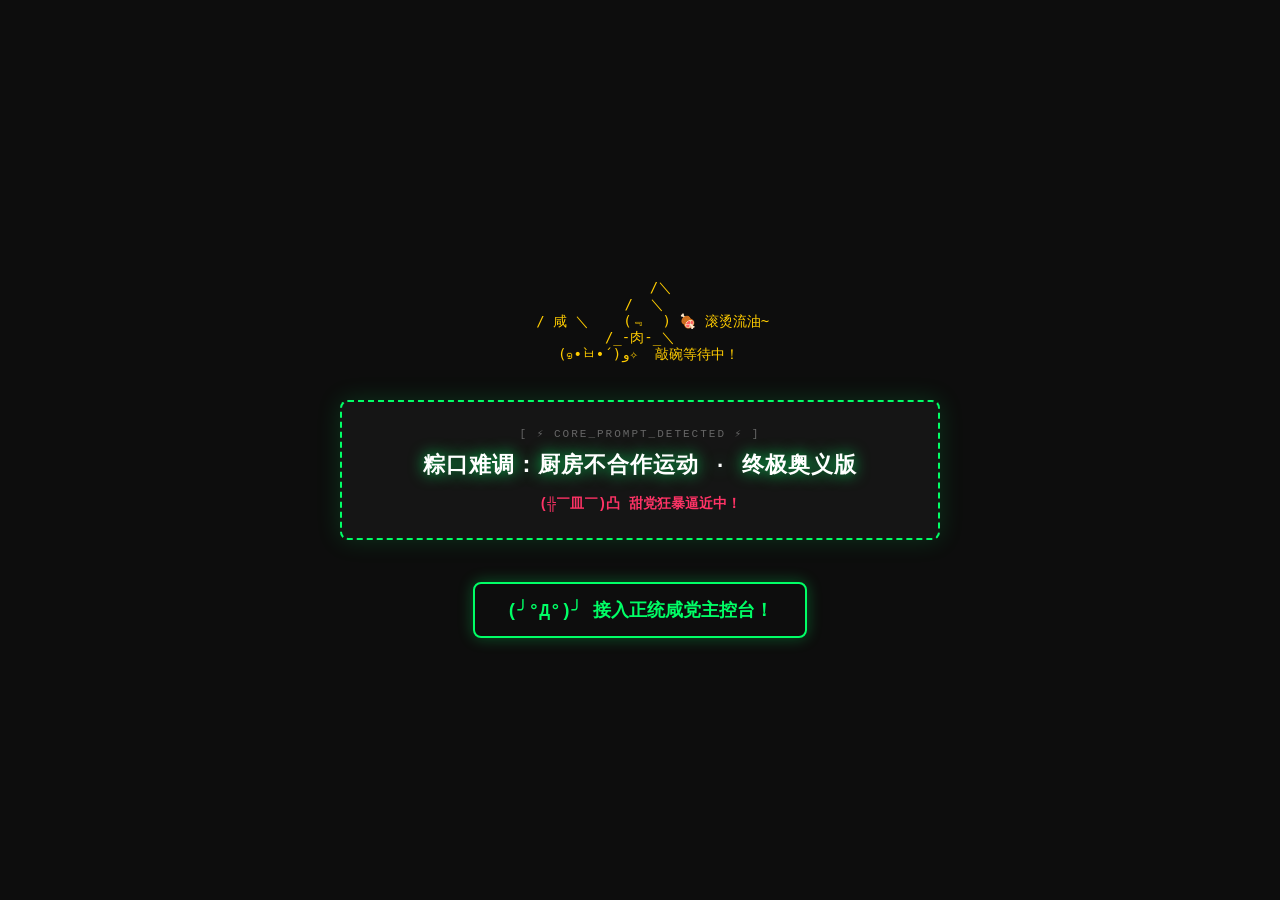
<file: zz/zz.html>
<!DOCTYPE html>
<html lang="zh-CN">
<head>
    <meta charset="UTF-8">
    <meta name="viewport" content="width=device-width, initial-scale=1.0, maximum-scale=1.0, user-scalable=no">
    <title>粽口难调：厨房不合作运动 · 终极奥义版</title>
    <style>
        :root {
            --bg-color: #121212;
            --text-color: #00ff66;
            --card-bg: #1e1e1e;
            --border-color: #00ff66;
        }
        body {
            background-color: var(--bg-color);
            color: var(--text-color);
            font-family: "Consolas", "Courier New", "Microsoft YaHei", monospace;
            margin: 0;
            padding: 20px;
            display: flex;
            flex-direction: column;
            align-items: center;
            user-select: none;
            font-size: 16px; 
            box-sizing: border-box;
            overflow-x: hidden;
        }

        /* 🪐 幽默极简颜文字进入页面 */
        #welcome-screen {
            position: fixed;
            top: 0; left: 0; width: 100vw; height: 100vh;
            background: #0d0d0d;
            z-index: 200;
            display: flex;
            flex-direction: column;
            justify-content: center;
            align-items: center;
            padding: 20px;
            box-sizing: border-box;
            transition: opacity 0.5s ease, transform 0.5s ease;
        }
        #welcome-screen.fade-out {
            opacity: 0;
            transform: translateY(-30px);
            pointer-events: none;
        }
        
        /* 💡 精简且中二的中心文字外框 */
        .funny-terminal {
            max-width: 600px;
            width: 100%;
            border: 2px dashed var(--border-color);
            background: #151515;
            padding: 25px 15px;
            box-sizing: border-box;
            box-shadow: 0 0 25px rgba(0,255,102,0.15);
            margin-bottom: 30px;
            border-radius: 8px;
            text-align: center;
        }
        
        .core-title {
            font-size: 22px;
            color: #fff;
            font-weight: bold;
            text-shadow: 0 0 15px rgba(0,255,102,0.8);
            margin: 10px 0;
            letter-spacing: 1px;
        }

        .welcome-ascii {
            font-family: monospace;
            white-space: pre;
            color: #ffcc00;
            line-height: 1.2;
            font-size: 14px;
            text-align: center;
            margin-bottom: 20px;
            animation: bounce 1s infinite alternate;
        }
        @keyframes bounce {
            from { transform: translateY(0); }
            to { transform: translateY(-5px); }
        }
        
        .funny-line {
            font-size: 14px;
            color: #ff3366;
            margin-top: 15px;
            font-weight: bold;
        }

        h1 {
            text-align: center;
            border-bottom: 3px dashed var(--border-color);
            padding-bottom: 10px;
            width: 100%;
            max-width: 1000px;
            text-shadow: 0 0 15px rgba(0,255,102,0.6);
            font-size: 26px;
            margin: 5px 0 15px 0;
        }
        #game-container {
            display: flex;
            width: 100%;
            max-width: 1000px;
            height: 520px; 
            gap: 20px;
            margin-top: 5px;
        }
        #battlefield {
            flex: 1.3;
            border: 2px solid var(--border-color);
            background: rgba(0,255,102,0.02);
            position: relative;
            display: flex;
            flex-direction: column;
            justify-content: center;
            align-items: center;
            padding: 15px;
            box-sizing: border-box;
        }
        #sidebar {
            flex: 1;
            border: 2px solid var(--border-color);
            display: flex;
            flex-direction: column;
            padding: 15px;
            box-sizing: border-box;
            background: #171717;
        }
        #log-window {
            flex: 1; 
            overflow-y: auto;
            font-size: 13px;
            line-height: 1.6;
            border-bottom: 2px dashed var(--border-color);
            padding-bottom: 10px;
            margin-bottom: 12px;
        }
        .log-entry { margin-bottom: 6px; }
        .log-system { color: #ccc; }
        .log-flavor { color: #ffcc00; font-style: italic; font-weight: bold; }
        .log-win { color: #00ff66; font-weight: bold; }
        .log-alert { color: #ff3333; font-weight: bold; }
        
        #status-panel {
            font-size: 15px;
            line-height: 1.5;
        }
        .monitor-dash {
            margin-top: 10px;
            padding-top: 8px;
            border-top: 1px dashed rgba(0,255,102,0.3);
            font-size: 12px;
            color: #88ffaa;
            font-family: monospace;
        }

        #hand-area {
            width: 100%;
            max-width: 1000px;
            height: 140px;
            border: 2px dashed var(--border-color);
            margin-top: 15px;
            display: flex;
            justify-content: safe center; 
            align-items: center;
            gap: 12px;
            background: rgba(0,255,102,0.01);
            overflow-x: auto;
            padding: 0 15px;
            box-sizing: border-box;
            -webkit-overflow-scrolling: touch;
        }
        .card {
            width: 145px;
            min-width: 135px;
            height: 115px;
            border: 2px solid var(--border-color);
            background-color: var(--card-bg);
            border-radius: 8px;
            padding: 8px;
            box-sizing: border-box;
            cursor: grab;
            display: flex;
            flex-direction: column;
            justify-content: space-between;
            font-size: 13px;
            font-weight: bold;
            transition: transform 0.1s, box-shadow 0.1s;
            touch-action: none;
        }
        .card:hover {
            transform: translateY(-4px);
            box-shadow: 0 4px 12px rgba(0,255,102,0.3);
        }
        .card-title { font-size: 13px; font-weight: bold; border-bottom: 2px solid var(--border-color); padding-bottom: 3px; color: #fff; white-space: nowrap; overflow: hidden; text-overflow: ellipsis; }
        .card-desc { color: #88ffaa; font-size: 11px; margin-top: 4px; flex-grow: 1; font-weight: normal; line-height: 1.2; }
        
        #enemy-box {
            width: 100%;
            max-width: 300px;
            border: 3px solid #ff3366;
            background: #2a1217;
            color: #ff4466;
            padding: 15px;
            border-radius: 10px;
            box-shadow: 0 0 15px rgba(255,51,102,0.3);
            text-align: center;
            transition: all 0.2s ease;
            box-sizing: border-box;
        }
        #enemy-box.drop-hover {
            background: #5a1a24;
            transform: scale(1.02);
        }
        #enemy-ascii {
            font-family: monospace;
            white-space: pre;
            font-size: 15px;
            line-height: 1.2;
            margin: 15px 0;
            color: #ff6688;
            font-weight: bold;
        }
        #enemy-box.frenzy-active {
            animation: target-blink 0.2s infinite alternate;
            cursor: pointer;
        }
        #enemy-box.converted {
            border-color: #00ff66 !important;
            background: #122a17 !important;
            color: #00ff66 !important;
            box-shadow: 0 0 30px rgba(0,255,102,0.6) !important;
        }
        #enemy-box.converted #enemy-ascii {
            color: #00ff66 !important;
        }
        
        @keyframes target-blink {
            from { border-color: #ff3366; box-shadow: 0 0 10px #ff3366; opacity: 1; }
            to { border-color: #ffcc00; box-shadow: 0 0 25px #ffcc00; opacity: 0.6; }
        }

        #enemy-name { font-size: 18px; font-weight: bold; }
        #enemy-quote { font-size: 12px; color: #ff8888; font-style: italic; }
        
        .hp-bar {
            width: 100%;
            background: #441111;
            border: 2px solid #ff3366;
            height: 14px;
            margin-top: 10px;
            overflow: hidden;
        }
        .hp-fill {
            width: 100%;
            height: 100%;
            background: #ff3366;
            transition: width 0.15s ease-out;
        }
        
        #timer-box {
            font-size: 22px;
            color: #ff3333;
            margin-bottom: 12px;
            font-weight: bold;
            text-shadow: 0 0 10px rgba(255,51,51,0.5);
            border: 2px dashed #ff3333;
            padding: 8px;
            text-align: center;
        }
        .timer-flash { animation: blink 0.2s infinite alternate !important; background: #441111; }
        @keyframes blink { from { opacity: 1; } to { opacity: 0.4; } }

        #frenzy-banner {
            position: absolute; background: #ffcc00; color: #000; font-weight: bold;
            font-size: 16px; padding: 6px 12px; border: 2px solid #ff3300; border-radius: 5px;
            z-index: 20; box-shadow: 0 0 15px #ffcc00; animation: blink 0.3s infinite alternate; pointer-events: none;
            text-align: center; width: 80%;
        }

        #obstacle-card {
            position: absolute; width: 200px; padding: 12px; text-align: center;
            border-radius: 8px; z-index: 10; cursor: pointer; font-weight: bold;
            transition: all 0.2s ease;
        }
        .obs-type-0 { background: #e67e22; border: 3px solid #d35400; box-shadow: 0 0 20px #e67e22; color: #fff;}
        .obs-type-1 { background: #9b59b6; border: 3px solid #8e44ad; box-shadow: 0 0 20px #9b59b6; color: #fff;}
        .obs-type-2 { background: #c0392b; border: 3px solid #962d22; box-shadow: 0 0 20px #c0392b; color: #ffff00;}

        .hidden { display: none !important; }
        #overlay {
            position: fixed; top:0; left:0; width:100vw; height:100vh;
            background: rgba(0,0,0,0.96); display: flex; justify-content: center;
            align-items: center; flex-direction: column; z-index: 100; padding: 20px;
            box-sizing: border-box;
        }
        #overlay p { max-width: 650px; text-align: center; line-height: 1.6; font-size: 15px;}
        .btn {
            background: transparent; color: var(--text-color); border: 2px solid var(--border-color);
            padding: 10px 20px; cursor: pointer; font-family: inherit; font-size: 16px; margin-top: 12px; font-weight: bold;
            border-radius: 4px;
        }
        .btn:hover { background: var(--text-color); color: #000; }
        .guide-tips { text-align: center; color: #888; font-size: 13px; margin-top: 8px; font-weight: bold; padding: 0 5px; }

        /* 📡 新增：高订制“现世召唤”量子终端弹窗 */
        #custom-alert-box {
            position: fixed; top: 0; left: 0; width: 100vw; height: 100vh;
            background: rgba(0, 0, 0, 0.85);
            z-index: 300; /* 高于结算层 */
            display: flex; justify-content: center; align-items: center;
            padding: 20px; box-sizing: border-box;
        }
        .alert-terminal {
            max-width: 420px; width: 100%;
            background: #161616;
            border: 3px solid #ffcc00;
            box-shadow: 0 0 35px rgba(255,204,0,0.4);
            border-radius: 12px;
            padding: 30px 20px;
            text-align: center;
            box-sizing: border-box;
            animation: alertPop 0.25s cubic-bezier(0.175, 0.885, 0.32, 1.275);
        }
        @keyframes alertPop {
            from { transform: scale(0.85); opacity: 0; }
            to { transform: scale(1); opacity: 1; }
        }
        .alert-title-gold {
            color: #ffcc00; font-size: 24px; font-weight: bold;
            margin-bottom: 15px; text-shadow: 0 0 10px rgba(255,204,0,0.5);
        }

        /* 📱 移动端自适应 */
        @media (max-width: 768px) {
            body { padding: 10px; }
            #game-container { flex-direction: column; height: auto; gap: 12px; }
            #battlefield { width: 100%; min-height: 280px; padding: 10px; }
            #sidebar { width: 100%; height: 240px; padding: 10px; }
            #log-window { flex: 1; max-height: 110px; overflow-y: auto; margin-bottom: 8px; }
            #status-panel { font-size: 13px; }
            .monitor-dash { margin-top: 5px; padding-top: 5px; font-size: 11px; }
            #hand-area { justify-content: flex-start; margin-top: 10px; height: 130px; }
            h1 { font-size: 18px; margin-bottom: 10px; }
            .card { width: 125px; min-width: 125px; height: 105px; font-size: 12px; }
            .card-title { font-size: 11px; }
            .card-desc { font-size: 10px; }
            
            /* 进入页面移动端微调 */
            .funny-terminal { padding: 15px 10px; margin-bottom: 20px; }
            .core-title { font-size: 16px; margin: 5px 0; }
            .welcome-ascii { font-size: 11px; margin-bottom: 12px; }
            .funny-line { font-size: 12px; margin-top: 10px; }
        }
    </style>
</head>
<body>

    <!-- 🪐 极简精简版进入页面层 -->
    <div id="welcome-screen">
        <!-- 像素线条粽子大颜文字 -->
        <div class="welcome-ascii">
     /＼
    /  ＼   
   / 咸 ＼    (﹃  ) 🍖 滚烫流油~
  /_-肉-_＼  
  (๑•̀ㅂ•́)و✧  敲碗等待中！
        </div>
        
        <!-- 💡 核心改动：中心区域只保留干净的主标题与一句欠揍的颜文字 -->
        <div class="funny-terminal">
            <div style="font-size: 11px; color: #666; letter-spacing: 2px;">[ ⚡ CORE_PROMPT_DETECTED ⚡ ]</div>
            <div class="core-title">粽口难调：厨房不合作运动 · 终极奥义版</div>
            <div class="funny-line">(╬￣皿￣)凸 甜党狂暴逼近中！</div>
        </div>
        
        <button class="btn" style="font-size: 18px; padding: 14px 32px; border-radius: 8px; box-shadow: 0 0 15px rgba(0,255,102,0.3);" onclick="startGameFromWelcome()">
            (╯°Д°)╯ 接入正统咸党主控台！
        </button>
    </div>

    <h1>[ 粽口难调：厨房不合作运动 · 终极奥义版 ]</h1>
    
    <div id="game-container">
        <!-- 战场 -->
        <div id="battlefield">
            <div id="frenzy-banner" class="hidden">⚠️ 目标防线崩溃！开始疯狂爆锤点击！！</div>

            <!-- 三合一复活结界 -->
            <div id="obstacle-card" class="hidden" onclick="hitObstacle()">
                <div id="obs-title">⚠️ 结界拦截！</div>
                <div id="obs-desc" style="font-size:11px; margin:4px 0; font-weight:normal;">阻碍卡</div>
                <div style="font-size:15px;">狂点解除!! (<span id="obs-hp">5</span>)</div>
            </div>

            <!-- 颜文字线条敌人 -->
            <div id="enemy-box" onclick="clickEnemyFrenzy()">
                <div class="card-title" id="enemy-name">精制糖圣职者</div>
                <div id="enemy-quote">“生活太苦，粽子必须是甜的！”</div>
                
                <!-- 线条粽子形态区 -->
                <div id="enemy-ascii"></div>
                
                <div class="hp-bar"><div class="hp-fill" id="enemy-hp"></div></div>
                <div style="font-size: 13px; margin-top:5px; font-weight: bold;">顽固理智值: <span id="hp-text">80</span>/<span id="max-hp-text">80</span></div>
            </div>
        </div>
        
        <!-- 侧边栏 -->
        <div id="sidebar">
            <div id="timer-box">⏱️ 极限倒计时: <span id="timer-num">30</span> 秒</div>
            <div id="log-window">
                <div class="log-entry log-system">> 因果律传教矩阵升级就绪...</div>
                <div class="log-entry log-system">> 击溃全部 5 个顽固流派，即可赢取无上荣誉！</div>
            </div>
            <div id="status-panel">
                <div>📈 已同化异教徒数量: <span id="kill-count">0</span>/5</div>
                <div class="monitor-dash">
                    <div>[SYS_MONITOR] 核心参数在线监视：</div>
                    <div>• 现世五花肉油脂饱和度: <span style="color:#ff3366">98.4% (OVERFLOW)</span></div>
                    <div>• 咸肉因果律主线辐射场: <span style="color:#00ff66">ACTIVE</span></div>
                    <div>• 糖分反抗军精神抗性: <span id="dash-resist" style="color:#ffcc00">DEGRADED</span></div>
                </div>
            </div>
        </div>
    </div>

    <!-- 玩家五张手牌区 -->
    <div id="hand-area"></div>
    <div class="guide-tips" id="guide-text">💡 玩法：拖拽下方卡牌到线条粽子区域！理智打光后疯狂连点超度！(支持手机触屏拖拽)</div>

    <!-- 结算大弹窗 -->
    <div id="overlay" class="hidden">
        <h2 id="result-title" style="font-size: 28px; text-align: center;">【 终局真香审计 】</h2>
        <h3 id="result-badge" style="color: #00ff66; font-size: 18px; border: 2px dashed #00ff66; padding: 5px 15px; margin: 10px 0; text-align: center;">称号生成中...</h3>
        <p id="result-desc">结算文案加载中...</p>
        <!-- 💡 核心修改：移除原 alert 触发 -->
        <button class="btn" id="action-btn" onclick="openCustomAlert()">现世召唤</button>
        <button class="btn" style="border-color:#888; color:#888; font-size:13px;" onclick="location.reload()">不服，重开一局</button>
    </div>

    <!-- 📡 新增：风格100%匹配的自定义“现世召唤”警告弹窗 -->
    <div id="custom-alert-box" class="hidden">
        <div class="alert-terminal">
            <div class="alert-title-gold">⚠️ [ 现世因果干扰判定 ]</div>
            <div style="font-size: 45px; margin: 15px 0;">( ఠ ✉ ఠ )</div>
            <p style="color: #fff; font-size: 20px; font-weight: bold; letter-spacing: 1px; margin: 15px 0;">
                还不去买一个！！！
            </p>
            <p style="color: #888; font-size: 12px; line-height: 1.4;">
                [检测到流油五花肉及沙沙咸蛋黄在三维世界严重匮乏，请立刻前往最近的补给点进行物理收容。]
            </p>
            <button class="btn" style="border-color: #ffcc00; color: #ffcc00; margin-top: 20px; padding: 8px 30px;" onclick="closeCustomAlert()">
                (￣^￣) 领命！这就去买！
            </button>
        </div>
    </div>

    <script>
        const CARD_POOL = [
            { id: 'meat', title: '🥩 致死量五花肉', desc: '极端暴力的油脂浸透。', dmg: 15 },
            { id: 'soy', title: '🍶 陈年老抽洗礼', desc: '赋予糯米深邃暗金因果。', dmg: 10 },
            { id: 'egg', title: '🍳 蛋黄量子对撞', desc: '沙沙流油的超感官精神污染。', dmg: 12 },
            { id: 'grandma', title: '👵 外婆的唠叨', desc: '触发沉重的血缘压制判定。', dmg: 16 },
            { id: 'juice', title: '🌊 独门高汤轰炸', desc: '让每一个米粒饱含肉汁精粹。', dmg: 14 }
        ];

        const ENEMIES = [
            { 
                name: '精制糖圣职者', quote: '“生活太苦，粽子必须裹满白糖！”', hp: 70, maxHp: 70,
                ascii: "   /\\\n  /  \\\n / 蜜 \\\n/_-甜-_\\\n(｀Д´)ノ"
            },
            { 
                name: '键盘卡路里教皇', quote: '“这一口油脂等于我慢跑五十公里！”', hp: 90, maxHp: 90,
                ascii: "   /\\\n  /  \\\n / 算 \\\n/_-卡-_\\\n(益 有毒)"
            },
            { 
                name: '赛博抹茶面粉怪', quote: '“抹茶外皮包鲱鱼罐头才是未来！”', hp: 110, maxHp: 110,
                ascii: "   /\\\n  /  \\\n / 邪 \\\n/_-道-_\\\n(ʘдʘ╬)凸"
            },
            { 
                name: '无味白粽隐修士', quote: '“真正的圣洁，是糯米不沾一丝烟火气。”', hp: 130, maxHp: 130,
                ascii: "   /\\\n  /  \\\n / 虚 \\\n/_-无-_\\\n( = _ = )"
            },
            { 
                name: '终极深渊蜜枣神', quote: '“颤抖吧！红枣核将卡住你们的喉咙！”', hp: 150, maxHp: 150,
                ascii: "    /\\\n   /  \\\n  / 终 \\\n /  极  \\\n/_-蜜枣-_\\\n(凸益凸)🔥🔥"
            }
        ];

        const OBSTACLES = [
            { title: '🟠 蜜枣大结界拦截', desc: '甜党扔出了阻碍红枣！', hp: 5, className: 'obs-type-0' },
            { title: '🟣 高浓度糖浆粘滞', desc: '键盘侠泼洒了阻糖粘液！', hp: 9, className: 'obs-type-1' },
            { title: '🔴 赛博抹茶高压墙', desc: '异教徒升起了抹茶电网！', hp: 13, className: 'obs-type-2' }
        ];

        const WIN_BADGES = [
            "🏆 咸肉大粽因果律大魔导",
            "🏆 终极美味·高汤脂肪制裁者",
            "🏆 外婆意志的绝对继承人",
            "🏆 甜党圣殿的物理超度大师",
            "🏆 蛋黄流油沙沙艺术终身成就奖",
            "🏆 咸肉因果律·绝对真理裁决官",
            "🏆 深夜报社流派全服第一手速狂魔"
        ];
        const WIN_DESCS = [
            "太伟大了！你用无情、滚烫且流油的五花肉汁，彻底洗脑了所有的厨房异端！甜党全面溃败，含泪吃下了咸蛋黄大粽并大喊真香！",
            "你手速如风，结界在你面前宛如脆皮！今天，厨房的因果律由你改写，世界重新回到了咸肉粽正统统治的黄金时代！"
        ];

        const LOSE_BADGES = [
            "☠️ ERR-502: 被白糖甜晕的无力败犬",
            "☠️ ERR-403: 卡路里公式的终身囚徒",
            "☠️ ERR-418: 被蜜枣核卡住喉咙的落魄骑士",
            "☠️ ERR-500: 被抹茶鲱鱼罐头击穿的底层码农",
            "☠️ ERR-000: 外婆看了直摇头的漏米新手"
        ];
        const LOSE_DESCS = [
            "倒计时归零！甜党的精制糖防线过于顽固，你被甜腻的蜜枣大潮和无味白粽彻底淹没，肉粽党的荣光在你手中熄灭了……",
            "手速慢了！你未能撕碎最后的结界，厨房不合作运动宣告失败。今晚，你只能被迫去吃沾满白糖的冷粽子了！"
        ];

        let currentEnemyIndex = 0;
        let currentEnemyHp = 70;
        let killCount = 0;
        let draggedCardData = null;
        
        let timeLeft = 30;
        let timerInterval = null;
        let isGameOver = false;
        let isGameStarted = false; 

        let obstacleActive = false;
        let obstacleHp = 5;

        let isFrenzyMode = false;
        let frenzyClicks = 0;

        let activeTouchCard = null;
        let touchStartX = 0;
        let touchStartY = 0;

        const handArea = document.getElementById('hand-area');
        const enemyBox = document.getElementById('enemy-box');
        const logWindow = document.getElementById('log-window');
        const timerBox = document.getElementById('timer-box');
        const frenzyBanner = document.getElementById('frenzy-banner');

        // 📡 自定义弹窗核心控制器
        function openCustomAlert() {
            document.getElementById('custom-alert-box').classList.remove('hidden');
        }
        function closeCustomAlert() {
            document.getElementById('custom-alert-box').classList.add('hidden');
        }

        function startGameFromWelcome() {
            document.getElementById('welcome-screen').classList.add('fade-out');
            isGameStarted = true;
            startTimer(); 
        }

        function initGame() {
            loadEnemy(currentEnemyIndex);
            drawHand();
        }

        function startTimer() {
            if (!isGameStarted) return;
            clearInterval(timerInterval);
            timerInterval = setInterval(() => {
                if (isGameOver) return;
                timeLeft--;
                document.getElementById('timer-num').innerText = timeLeft;
                
                if (timeLeft <= 0) {
                    gameOver(false);
                }
            }, 1000);
        }

        function loadEnemy(index) {
            if(index >= ENEMIES.length) {
                gameOver(true);
                return;
            }
            timeLeft = 30;
            document.getElementById('timer-num').innerText = timeLeft;
            timerBox.classList.remove('timer-flash');

            isFrenzyMode = false;
            frenzyClicks = 0;
            frenzyBanner.classList.add('hidden');
            enemyBox.className = ''; 
            document.getElementById('guide-text').innerText = "💡 玩法：拖拽下方卡牌到线条粽子区域！理智打光后疯狂连点超度！(支持手机触屏拖拽)";
            document.getElementById('dash-resist').innerText = "DEGRADED";
            document.getElementById('dash-resist').style.color = "#ffcc00";

            const data = ENEMIES[index];
            currentEnemyHp = data.hp;
            document.getElementById('enemy-name').innerText = data.name;
            document.getElementById('enemy-quote').innerText = data.quote;
            document.getElementById('enemy-ascii').innerText = data.ascii;
            document.getElementById('hp-text').innerText = currentEnemyHp;
            document.getElementById('max-hp-text').innerText = data.maxHp;
            
            updateHpBar(data.maxHp);
        }

        function drawHand() {
            if(isGameOver || isFrenzyMode) return;
            handArea.innerHTML = '';
            for(let i=0; i<5; i++) {
                const randCard = CARD_POOL[Math.floor(Math.random() * CARD_POOL.length)];
                const cardEl = document.createElement('div');
                cardEl.className = 'card';
                cardEl.draggable = true;
                cardEl.innerHTML = `
                    <div class="card-title">${randCard.title}</div>
                    <div class="card-desc">${randCard.desc}</div>
                    <div style="font-size:11px; color:#ff3366; text-align:right;">破防威力: ${randCard.dmg}</div>
                `;
                
                cardEl.addEventListener('dragstart', (e) => {
                    if(obstacleActive) {
                        e.preventDefault();
                        addLog(`[拦截] 结界未除！手牌锁定！先点碎中间的障碍！`, 'log-alert');
                        return;
                    }
                    draggedCardData = randCard;
                    cardEl.style.opacity = '0.4';
                });
                cardEl.addEventListener('dragend', () => { cardEl.style.opacity = '1'; });

                cardEl.addEventListener('touchstart', (e) => {
                    if (obstacleActive) {
                        addLog(`[拦截] 结界未除！手牌锁定！先点碎中间的障碍！`, 'log-alert');
                        return;
                    }
                    if (isFrenzyMode || isGameOver) return;
                    
                    draggedCardData = randCard;
                    activeTouchCard = cardEl;
                    cardEl.style.position = 'fixed';
                    cardEl.style.zIndex = '1000';
                    cardEl.style.pointerEvents = 'none';
                    cardEl.style.opacity = '0.8';
                    cardEl.style.boxShadow = '0 10px 20px rgba(0,255,102,0.5)';
                    
                    const touch = e.touches[0];
                    touchStartX = touch.clientX - cardEl.offsetWidth / 2;
                    touchStartY = touch.clientY - cardEl.offsetHeight / 2;
                    
                    cardEl.style.left = touchStartX + 'px';
                    cardEl.style.top = touchStartY + 'px';
                });

                cardEl.addEventListener('touchmove', (e) => {
                    if (!activeTouchCard) return;
                    e.preventDefault();
                    const touch = e.touches[0];
                    const x = touch.clientX - activeTouchCard.offsetWidth / 2;
                    const y = touch.clientY - activeTouchCard.offsetHeight / 2;
                    activeTouchCard.style.left = x + 'px';
                    activeTouchCard.style.top = y + 'px';

                    const enemyRect = enemyBox.getBoundingClientRect();
                    if (touch.clientX >= enemyRect.left && touch.clientX <= enemyRect.right &&
                        touch.clientY >= enemyRect.top && touch.clientY <= enemyRect.bottom) {
                        if(!isFrenzyMode) enemyBox.classList.add('drop-hover');
                    } else {
                        enemyBox.classList.remove('drop-hover');
                    }
                });

                cardEl.addEventListener('touchend', (e) => {
                    if (!activeTouchCard) return;
                    enemyBox.classList.remove('drop-hover');
                    
                    const touch = e.changedTouches[0];
                    const enemyRect = enemyBox.getBoundingClientRect();
                    
                    if (touch.clientX >= enemyRect.left && touch.clientX <= enemyRect.right &&
                        touch.clientY >= enemyRect.top && touch.clientY <= enemyRect.bottom) {
                        if (!isFrenzyMode && !isGameOver) {
                            executeMove(draggedCardData);
                        }
                    }
                    
                    activeTouchCard = null;
                    draggedCardData = null;
                    drawHand();
                });

                handArea.appendChild(cardEl);
            }
        }

        function triggerObstacle() {
            if (obstacleActive || isFrenzyMode) return;
            obstacleActive = true;
            
            const obsType = Math.floor(Math.random() * OBSTACLES.length);
            const obsData = OBSTACLES[obsType];
            obstacleHp = obsData.hp;
            
            const obsEl = document.getElementById('obstacle-card');
            document.getElementById('obs-title').innerText = obsData.title;
            document.getElementById('obs-desc').innerText = obsData.desc;
            document.getElementById('obs-hp').innerText = obstacleHp;
            
            obsEl.className = obsData.className; 
            obsEl.classList.remove('hidden');
            
            addLog(`[突发防御] 对方张开了 【${obsData.title}】！迅速点击 ${obstacleHp} 次击碎它！`, 'log-alert');
        }

        function hitObstacle() {
            if (!obstacleActive) return;
            obstacleHp--;
            document.getElementById('obs-hp').innerText = obstacleHp;
            if (obstacleHp <= 0) {
                obstacleActive = false;
                document.getElementById('obstacle-card').className = 'hidden';
                addLog(`> 结界烟消云散！肉粽香气继续无孔不入！`, 'log-system');
            }
        }

        function clickEnemyFrenzy() {
            if (!isFrenzyMode || isGameOver) return;
            
            frenzyClicks++;
            addLog("💥 极限爆锤超度中！圣光洗脑度: " + frenzyClicks + "/15", 'log-flavor');

            if (frenzyClicks >= 15) {
                isFrenzyMode = false;
                frenzyBanner.classList.add('hidden');
                enemyBox.className = 'converted'; 
                
                addLog(`✨✨ 咸党万岁！！！ ✨✨`, 'log-win');
                addLog(`[系统] ${ENEMIES[currentEnemyIndex].name} 的防线在最后一锤中彻底熔断！`, 'log-win');
                
                killCount++;
                document.getElementById('kill-count').innerText = killCount;

                currentEnemyIndex++;
                setTimeout(() => { loadEnemy(currentEnemyIndex); drawHand(); }, 1200);
            }
        }

        enemyBox.addEventListener('dragover', (e) => { e.preventDefault(); if(!isFrenzyMode) enemyBox.classList.add('drop-hover'); });
        enemyBox.addEventListener('dragleave', () => { enemyBox.classList.remove('drop-hover'); });
        enemyBox.addEventListener('drop', (e) => {
            e.preventDefault();
            enemyBox.classList.remove('drop-hover');
            if (!draggedCardData || isFrenzyMode) return;

            executeMove(draggedCardData);
            draggedCardData = null;
            drawHand();
        });

        function executeMove(card) {
            const currentEnemy = ENEMIES[currentEnemyIndex];
            if (!currentEnemy) return;

            currentEnemyHp -= card.dmg;
            if(currentEnemyHp <= 0) {
                currentEnemyHp = 0;
                activateFrenzyMode();
            }

            document.getElementById('hp-text').innerText = currentEnemyHp;
            updateHpBar(currentEnemy.maxHp);

            addLog(`> 你丢出了武器 ${card.title}`, 'log-system');

            if (Math.random() < 0.35 && currentEnemyHp > 0) {
                triggerObstacle();
            }
        }

        function activateFrenzyMode() {
            isFrenzyMode = true;
            frenzyClicks = 0;
            handArea.innerHTML = ''; 
            
            enemyBox.classList.add('frenzy-active');
            timerBox.classList.add('timer-flash');
            frenzyBanner.classList.remove('hidden');
            
            document.getElementById('dash-resist').innerText = "CRITICAL_BREAK";
            document.getElementById('dash-resist').style.color = "#ff3333";

            document.getElementById('guide-text').innerText = "🔥 目标粽理智归零！现在开始！狂点中间的线条粽子进行洗脑！！";
            addLog(`⚠️ [决胜时刻] 对方已被高汤香气打入僵直！开始疯狂点击中间的线条粽子！`, 'log-alert');
        }

        function updateHpBar(maxHp) {
            const pct = Math.max(0, Math.min(100, (currentEnemyHp / maxHp) * 100));
            document.getElementById('enemy-hp').style.width = pct + '%';
        }

        function addLog(text, className) {
            const entry = document.createElement('div');
            entry.className = `log-entry ${className}`;
            entry.innerText = text;
            logWindow.appendChild(entry);
            logWindow.scrollTop = logWindow.scrollHeight;
        }

        function gameOver(isWin) {
            isGameOver = true;
            clearInterval(timerInterval);
            
            const overlay = document.getElementById('overlay');
            const titleEl = document.getElementById('result-title');
            const badgeEl = document.getElementById('result-badge');
            const descEl = document.getElementById('result-desc');
            const actionBtn = document.getElementById('action-btn');
            
            overlay.classList.remove('hidden');
            
            if (isWin) {
                titleEl.innerText = "🎉 咸党狂欢 · 征服全场 🎉";
                titleEl.style.color = "#00ff66";
                
                const randBadge = WIN_BADGES[Math.floor(Math.random() * WIN_BADGES.length)];
                badgeEl.innerText = randBadge;
                badgeEl.style.color = "#00ff66";
                badgeEl.style.borderColor = "#00ff66";
                
                descEl.innerText = WIN_DESCS[Math.floor(Math.random() * WIN_DESCS.length)];
                actionBtn.style.display = "block";
            } else {
                titleEl.innerText = "❌ 阵线溃败 · 白糖统治 ❌";
                titleEl.style.color = "#ff3333";
                
                const randBadge = LOSE_BADGES[Math.floor(Math.random() * LOSE_BADGES.length)];
                badgeEl.innerText = randBadge;
                badgeEl.style.color = "#ff3333";
                badgeEl.style.borderColor = "#ff3333";
                
                descEl.innerText = LOSE_DESCS[Math.floor(Math.random() * LOSE_DESCS.length)];
                actionBtn.style.display = "none";
            }
        }

        initGame();
    </script>
</body>
</html>
</file>
<file: css/main.css>
/* ========================== T.E.C-OS 主样式表 ========================== */

/* CSS变量 - 主题配置（浅色明亮风格） */
:root {
    --os-green: #0969da;        /* GitHub 蓝色 */
    --os-dark: #656d76;         /* 中性灰 */
    --os-warn: #bf8700;         /* 橙色 */
    --os-crit: #cf222e;         /* 红色 */
    --os-truename: #8250df;     /* 紫色 */
    --os-bg: #f6f8fa;           /* 浅灰背景 */
    --color-char: #0969da;      /* 角色蓝 */
    --color-item: #1a7f37;      /* 物品绿 */
    --color-loc: #8250df;       /* 场景紫 */
    --panel-border: 1px solid #d0d7de;  /* 分隔线 */
    --slot-border: 1px solid #d0d7de;
    --fs-small: 12px;
    --fs-main: 14px;
    --fs-large: 16px;
    --cyber-cyan: #0891b2;      /* 青色 */
    --cyber-pink: #be185d;      /* 粉色 */
    
    /* 五感矩阵颜色点缀 */
    --sense-vision: #0969da;    /* 视觉 - 蓝 */
    --sense-hearing: #8250df;   /* 听觉 - 紫 */
    --sense-touch: #1a7f37;     /* 触觉 - 绿 */
    --sense-smell: #bf8700;     /* 嗅觉 - 橙 */
    --sense-taste: #be185d;     /* 味觉 - 粉 */
}

/* 全局重置 */
* {
    box-sizing: border-box;
    scrollbar-width: thin;
    scrollbar-color: #c8d1da #f6f8fa;
}

/* Webkit滚动条样式 */
::-webkit-scrollbar {
    width: 8px;
    height: 8px;
}

::-webkit-scrollbar-track {
    background: #f6f8fa;
    border-radius: 4px;
}

::-webkit-scrollbar-thumb {
    background: #c8d1da;
    border-radius: 4px;
}

::-webkit-scrollbar-thumb:hover {
    background: #a8b6c6;
}

body { 
    margin: 0; 
    padding: 0; 
    background-color: var(--os-bg); 
    color: #24292f; 
    font-family: -apple-system, BlinkMacSystemFont, "Segoe UI", "PingFang SC", "Hiragino Sans GB", "Microsoft YaHei", "Helvetica Neue", Helvetica, Arial, sans-serif; 
    height: 100vh; 
    overflow: hidden; 
    display: flex; 
    flex-direction: column; 
}

/* ========================== 布局组件 ========================== */

/* Overlays */
.overlay { 
    position: fixed; 
    top: 0; left: 0; 
    width: 100vw; height: 100vh; 
    background: rgba(0, 0, 0, 0.95); 
    z-index: 10000; 
    display: none; 
    flex-direction: column; 
    align-items: center; 
    justify-content: center; 
    text-align: center; 
    padding: 20px; 
}

#boot-overlay { 
    display: flex; 
    background: var(--os-bg); 
}

/* 主UI布局 */
#main-system {
    display: grid;
    grid-template-areas: "header header header" "scene monitor entity" "logic logic action";
    grid-template-rows: 60px 1fr 220px;
    grid-template-columns: 2.0fr 0.8fr 1.1fr;
    gap: 8px;
    padding: 8px;
    height: 100vh;
    visibility: hidden;
    background: var(--os-bg);
}

header {
    grid-area: header;
    border: none;
    display: flex;
    align-items: center;
    padding: 0 20px;
    justify-content: space-between;
    font-size: 13px;
    background: #ffffff;
    color: #24292f;
    border-radius: 8px;
    box-shadow: 0 1px 3px rgba(0, 0, 0, 0.08);
}

.panel {
    border: none;
    background: #ffffff;
    overflow: hidden;
    display: flex;
    flex-direction: column;
    position: relative;
    border-radius: 8px;
    box-shadow: 0 1px 3px rgba(0, 0, 0, 0.08);
}

.panel-title {
    background: #f6f8fa;
    color: #0969da;
    font-size: 11px;
    padding: 14px 16px;
    font-weight: 600;
    text-transform: uppercase;
    letter-spacing: 1px;
    border-bottom: 1px solid #e8eaed;
    display: flex;
    justify-content: space-between;
    align-items: center;
    height: 48px;
}

/* 所有面板标题都应用顶部圆角 */
.panel > .panel-title {
    border-radius: 8px 8px 0 0;
}

/* entity-panel 的第二个标题不需要顶部圆角 */
#entity-panel > .panel-title:not(:first-child) {
    border-radius: 0;
    border-top: 1px solid #e8eaed;
}

/* 面板中的后续标题栏需要顶部分隔线 */
.panel > .panel-title:not(:first-child) {
    border-top: 1px solid #e8eaed;
}

/* 面板区域 */
#scene-panel {
    grid-area: scene; 
    padding: 0; 
    overflow: hidden; 
}

#monitor-panel {
    grid-area: monitor; 
    padding: 0;
}

#log-container {
    flex: 1;
    overflow-y: auto;
    font-size: var(--fs-main);
    line-height: 1.6;
    padding: 16px;
    background: #ffffff;
}

#entity-panel {
    grid-area: entity;
    padding: 0;
}

#logic-panel {
    grid-area: logic; 
    padding: 0;
    display: flex; 
    flex-direction: column; 
    gap: 0;
}

/* 矩阵布局 */
.matrix-container {
    display: grid;
    grid-template-columns: repeat(5, 1fr);
    gap: 8px;
    flex: 1;
    padding: 8px;
}

.slot {
    border: none;
    padding: 12px;
    display: flex;
    flex-direction: column;
    min-height: 85px;
    background: #ffffff;
    border-radius: 6px;
    box-shadow: 0 1px 3px rgba(0, 0, 0, 0.08);
    transition: all 0.2s;
}

.slot:hover {
    background: #fafbfc;
    box-shadow: 0 2px 6px rgba(0, 0, 0, 0.12);
}

.slot-label {
    font-size: 11px;
    margin-bottom: 8px;
    font-weight: bold;
    padding-bottom: 4px;
    color: #656d76;
}

/* 五感矩阵槽位颜色点缀 */
.slot[data-type="vision"] .slot-label {
    color: var(--sense-vision);
}

.slot[data-type="hearing"] .slot-label {
    color: var(--sense-hearing);
}

.slot[data-type="touch"] .slot-label {
    color: var(--sense-touch);
}

.slot[data-type="smell"] .slot-label {
    color: var(--sense-smell);
}

.slot[data-type="taste"] .slot-label {
    color: var(--sense-taste);
}

.slot-content {
    flex: 1;
    display: flex;
    flex-direction: column;
    gap: 8px;
    overflow-y: auto;
    padding: 12px;
    background: #ffffff;
}

/* 操作区域 */
#action-area {
    grid-area: action; 
    display: flex; 
    flex-direction: column; 
    gap: 8px;
}

#action-area .panel {
    background: #ffffff;
}

.command-panel {
    flex: 1;
    padding: 0;
    position: relative;
    display: flex;
    flex-direction: column;
    border-radius: 8px;
    box-shadow: 0 1px 3px rgba(0, 0, 0, 0.08);
}

#command-line {
    background: #ffffff;
    border: none;
    border-bottom: 1px solid #e8eaed;
    color: #24292f;
    font-family: inherit;
    width: 100%;
    outline: none;
    padding: 16px;
    font-size: var(--fs-large);
    border-radius: 0 0 8px 8px;
    transition: border-color 0.2s;
}

#command-line::placeholder {
    color: #8b949e;
}

#command-line:focus {
    border-bottom-color: #0969da;
}

.inference-btn-container {
    padding: 16px;
    background: #ffffff;
    border: none;
    display: flex;
    align-items: center;
    justify-content: center;
    border-radius: 8px;
    box-shadow: 0 1px 3px rgba(0, 0, 0, 0.08);
}

.inference-btn {
    background: #0969da;
    border: none;
    color: #ffffff;
    padding: 12px 20px;
    cursor: pointer;
    font-family: inherit;
    font-weight: 700;
    text-transform: uppercase;
    letter-spacing: 1px;
    transition: all 0.2s;
    width: 100%;
    border-radius: 6px;
}

.inference-btn:hover {
    background: #0550ae;
}

.inference-btn:active {
    transform: translateY(0);
}

/* ========================== 微博风格日志 ========================== */

.log-entry {
    margin-bottom: 16px;
    padding-bottom: 16px;
    border-bottom: 1px solid #e8eaed;
}

.log-time {
    color: #656d76;
    font-size: 11px;
    margin-right: 8px;
}

.log-with-media { 
    margin-bottom: 8px; 
}

.log-image, .log-audio { 
    margin-top: 8px; 
}

.log-image img { 
    max-width: 100%; 
    max-height: 120px;
    object-fit: contain;
    border-radius: 6px; 
    cursor: pointer;
    transition: transform 0.2s;
}

.log-image img:hover {
    transform: scale(1.02);
}

/* 微博条目 */
.weibo-entry {
    display: flex;
    gap: 10px;
    background: #fafafa;
    border: 1px solid #eee;
    border-radius: 12px;
    padding: 12px;
    margin-bottom: 8px;
}

.weibo-avatar {
    width: 48px;
    height: 48px;
    border-radius: 50%;
    overflow: hidden;
    flex-shrink: 0;
    background: #e0e0e0;
}

.weibo-avatar img {
    width: 100%;
    height: 100%;
    object-fit: cover;
}

.weibo-avatar-placeholder {
    display: flex;
    align-items: center;
    justify-content: center;
    font-size: 20px;
    color: #999;
    background: linear-gradient(135deg, #f6f8fa, #e8eaed);
}

.weibo-content { 
    flex: 1; 
    min-width: 0; 
}

.weibo-speaker {
    font-weight: bold;
    color: #0969da;
    margin-bottom: 4px;
    font-size: 13px;
}

.weibo-text { 
    line-height: 1.6; 
    word-break: break-word; 
}

.weibo-media { 
    margin-top: 10px; 
}

.weibo-image {
    max-width: 100%;
    max-height: 120px;
    object-fit: contain;
    border-radius: 6px;
    cursor: pointer;
    transition: transform 0.2s;
}

.weibo-image:hover { 
    transform: scale(1.02); 
}

.weibo-audio {
    width: 100%;
    max-width: 300px;
    height: 36px;
}

/* ========================== 图片预览 ========================== */

.image-preview-overlay {
    position: fixed;
    top: 0; left: 0; right: 0; bottom: 0;
    background: rgba(0,0,0,0.9);
    display: flex;
    align-items: center;
    justify-content: center;
    z-index: 100000;
    cursor: pointer;
}

.image-preview-overlay img {
    max-width: 90%;
    max-height: 90%;
    border-radius: 8px;
}

.image-preview-overlay .close-btn {
    position: absolute;
    top: 20px;
    right: 30px;
    font-size: 40px;
    color: white;
    cursor: pointer;
}

/* ========================== TRUE ENDING 样式 ========================== */

#capture-overlay { 
    background: #0000aa;
    z-index: 50000;
    overflow-y: auto;
    justify-content: flex-start;
    padding-top: 5vh;
}

#capture-overlay.critical-glitch {
    background-color: #0000aa;
    animation: none;
}

.truename-identified-label {
    color: #ffffff;
    font-size: 1.8rem;
    letter-spacing: 12px;
    font-weight: 800;
    margin-bottom: 10px;
    text-transform: uppercase;
    font-family: "Arial", "Helvetica", sans-serif;
    animation: nameGlitch 3s infinite;
    will-change: transform, opacity;
}

.truename-title {
    color: #ffffff;
    font-size: 6.0rem;
    letter-spacing: 25px;
    font-weight: 900;
    margin: 10px 0 30px 0;
    font-family: "Arial", "Helvetica", sans-serif;
    animation: nameGlitch 4s infinite reverse;
    will-change: transform, opacity;
}

@keyframes nameGlitch {
    0% { transform: translate(0); opacity: 1; }
    92% { transform: translate(0); opacity: 1; }
    94% { transform: translate(-2px, 1px); opacity: 0.8; text-shadow: 2px 0 #ffffff; }
    96% { transform: translate(2px, -1px); opacity: 0.9; text-shadow: -2px 0 #ffffff; }
    98% { transform: translate(-1px, -2px); opacity: 0.8; }
    100% { transform: translate(0); opacity: 1; }
}

#story-container {
    display: flex;
    flex-direction: column;
    align-items: center;
    width: 100%;
    max-width: 800px;
    margin: 0 auto;
}

.story-line { 
    font-size: 1rem;
    margin: 8px 0; 
    opacity: 0; 
    transform: translateY(10px); 
    transition: all 1s ease-out; 
    color: #ffffff;
    font-weight: 400;
    letter-spacing: 4px;
    text-align: center;
    width: 100%;
}

.story-line.active { 
    opacity: 1; 
    transform: translateY(0); 
}

.story-separator {
    border: none;
    border-top: 1px dashed #ffcc00;
    margin: 25px auto;
    width: 50%;
    opacity: 0.6;
}

.story-message {
    font-size: 0.9rem;
    line-height: 1.8;
    color: #e0e0e0;
    background: rgba(0, 0, 0, 0.5);
    padding: 20px;
    border-radius: 4px;
    border-left: 3px solid #ffcc00;
    text-align: left;
    letter-spacing: normal;
    max-height: 300px;
    overflow-y: auto;
}

.reboot-btn-red {
    background: #800000;
    border: none;
    color: #ffffff;
    padding: 15px 40px;
    font-size: 1.1rem;
    cursor: pointer;
    font-family: "Arial", "Helvetica", sans-serif;
    font-weight: bold;
    letter-spacing: 10px;
    transition: 0.3s;
    text-transform: uppercase;
    margin-top: 30px;
}

.reboot-btn-red:hover {
    background: #ff0000;
    color: #ffffff;
}

.disconnect-text {
    color: #ffffff;
    font-size: 2rem;
    font-weight: bold;
    letter-spacing: 12px;
    margin-bottom: 30px;
    text-transform: uppercase;
    animation: none;
}

/* ========================== 通用组件样式 ========================== */

/* 交互对象 */
.interactive-obj {
    cursor: pointer; 
    font-weight: 600; 
    text-decoration: none; 
    border-bottom: 1px solid currentColor;
    padding-bottom: 1px;
    transition: opacity 0.2s; 
}

.interactive-obj:hover {
    opacity: 0.7;
}

.obj-char { color: var(--color-char); }
.obj-item { color: var(--color-item); }
.obj-loc { color: var(--color-loc); }

/* 线索样式 */
.clue-link { 
    color: var(--os-warn);
    text-decoration: underline; 
    font-weight: bold; 
    cursor: pointer; 
}

.clue-synced { 
    color: #0969da;
    font-weight: bold; 
    text-decoration: none; 
    cursor: default; 
}

/* 高亮样式 */
.highlight-item { color: var(--color-item); font-weight: bold; }
.highlight-char { color: var(--color-char); font-weight: bold; }
.highlight-loc { color: var(--color-loc); font-weight: bold; }

/* 线索节点 */
.clue-node, .mini-clue {
    padding: 8px 12px;
    border: 1px solid #e8eaed;
    font-size: var(--fs-main);
    cursor: pointer;
    background: #fafbfc;
    color: #24292f;
    margin-bottom: 8px;
    border-radius: 6px;
    transition: all 0.2s;
}

.clue-node:hover {
    background: #ffffff;
    border-color: #d0d7de;
}

/* 线索类型颜色点缀 */
.clue-node[data-type="vision"],
.mini-clue[data-type="vision"] {
    border-top: 2px solid var(--sense-vision);
}

.clue-node[data-type="hearing"],
.mini-clue[data-type="hearing"] {
    border-top: 2px solid var(--sense-hearing);
}

.clue-node[data-type="touch"],
.mini-clue[data-type="touch"] {
    border-top: 2px solid var(--sense-touch);
}

.clue-node[data-type="smell"],
.mini-clue[data-type="smell"] {
    border-top: 2px solid var(--sense-smell);
}

.clue-node[data-type="taste"],
.mini-clue[data-type="taste"] {
    border-top: 2px solid var(--sense-taste);
}

.clue-node.hidden { display: none; }

.mini-clue {
    margin-bottom: 4px;
    padding: 4px 8px;
    font-size: 11px;
    border: 1px solid #e8eaed;
    background: #fafbfc;
    color: #24292f;
    border-radius: 4px;
}

/* 上下文菜单 */
#context-menu {
    position: fixed;
    background: #ffffff;
    border: 1px solid #e8eaed;
    border-radius: 8px;
    box-shadow: 0 8px 24px rgba(0, 0, 0, 0.12);
    z-index: 30000;
    display: none;
    min-width: 180px;
    padding: 4px 0;
}

.menu-item {
    padding: 10px 16px;
    font-size: 14px;
    cursor: pointer;
    color: #24292f;
    border-bottom: none;
    display: flex;
    align-items: center;
    gap: 8px;
    transition: background 0.15s;
}

.menu-item:hover {
    background: #f6f8fa;
    color: #0969da;
}

/* 模态框 */
.modal { 
    position: fixed;
    top: 50%;
    left: 50%;
    transform: translate(-50%, -50%);
    background: #ffffff;
    border: 1px solid #e8eaed;
    padding: 25px;
    z-index: 40000;
    display: none;
    min-width: 400px;
    max-width: 80vw;
    border-radius: 12px;
    box-shadow: 0 8px 32px rgba(0, 0, 0, 0.12); 
}

.boot-btn {
    background: #0969da;
    border: none;
    color: #ffffff;
    padding: 12px 24px;
    cursor: pointer;
    font-family: inherit;
    font-size: 14px;
    font-weight: 700;
    letter-spacing: 1px;
    transition: all 0.2s;
    border-radius: 6px;
}

.boot-btn:hover {
    background: #0550ae;
}

.boot-btn:active {
    transform: translateY(0);
}

/* 叙事捕获 */
.narrative-capture {
    border-left: 3px solid #0969da;
    padding: 12px 0 12px 16px;
    margin: 16px 0;
    color: #24292f;
    background: #fafbfc;
    border-radius: 0 6px 6px 0;
}

/* 观察说明 */
.observation-description {
    color: #333333;
    background: #ffffff;
    padding: 10px;
    border: 1px solid #cccccc;
    margin: 10px 0;
}

/* ========================== 自定义区域样式 ========================== */

/* 视域终端 - 图文融合容器 */
.scene-container {
    position: relative;
    width: 100%;
    height: 100%;
    overflow: hidden;
    background: #f6f8fa;
}

/* 场景背景图片/艺术图 */
.scene-bg-artwork {
    position: absolute;
    top: 0;
    left: 0;
    width: 100%;
    height: 100%;
    z-index: 1;
    opacity: 0;
    transition: opacity 0.5s ease-in-out;
}

.scene-bg-artwork.loaded {
    opacity: 1;
}

.scene-bg-artwork img,
.scene-bg-artwork svg {
    width: 100%;
    height: 100%;
    object-fit: cover;
}

/* 视图切换按钮 */
.btn-view-toggle {
    background: transparent;
    border: 1px solid #0969da;
    color: #0969da;
    padding: 4px 12px;
    font-size: 10px;
    cursor: pointer;
    font-family: inherit;
    transition: all 0.2s;
    font-weight: 600;
    border-radius: 4px;
    line-height: 1;
    height: auto;
}

.btn-view-toggle:hover {
    background: #0969da;
    color: #ffffff;
}

/* 极乐迪斯科式：全屏透明叠放叙事层 */
.disco-story-overlay {
    position: absolute;
    left: 0;
    top: 0;
    width: 100%;
    height: 100%;
    z-index: 5;
    display: flex;
    justify-content: flex-end;
    
    /* 进一步增强背景渐变透明度，提升文字可读性 */
    background: linear-gradient(to right, 
        rgba(246, 248, 250, 0.0) 0%, 
        rgba(246, 248, 250, 0.15) 20%,
        rgba(246, 248, 250, 0.98) 50%,
        rgba(246, 248, 250, 1.0) 100%);
    
    transition: all 0.4s cubic-bezier(0.16, 1, 0.3, 1);
    opacity: 1;
    transform: translateX(0);
}

/* 当激活纯观图模式时的样式状态 */
.scene-container.pure-view-mode .disco-story-overlay {
    opacity: 0;
    transform: translateX(30px);
    pointer-events: none;
}

/* 文字实际容纳滚动区 */
.disco-scroll-area {
    width: 48%;
    height: 100%;
    padding: 28px 24px;
    overflow-y: auto;
}

#text-scene {
    line-height: 2.2;
    font-size: 16px;
}

.disco-scroll-area p {
    margin-bottom: 18px;
    color: #111827;  /* 更深的文字颜色，提升可读性 */
    font-size: 16px;  /* 增大字号 */
    line-height: 2.0;  /* 增加行高，更易阅读 */
    text-shadow: 0 1px 3px rgba(255, 255, 255, 0.95);  /* 增强白色阴影 */
    font-weight: 400;
    letter-spacing: 0.2px;
}

.disco-scroll-area p:first-child {
    margin-top: 0;
}

/* 线索列表 */
#clues-list {
    padding: 12px;
    flex: 3;
    overflow-y: auto;
}

/* 结局历史 */
#endings-history {
    padding: 12px;
    flex: 1;
    overflow-y: auto;
}

/* 结局条目样式优化 */
#endings-history div {
    color: #0969da !important;  /* 使用主题蓝色 */
    font-size: 15px;  /* 增大字号 */
    line-height: 1.8;  /* 增加行高 */
    margin-bottom: 10px !important;  /* 增加间距 */
    padding: 10px 14px;  /* 增加内边距 */
    background: rgba(9, 105, 218, 0.04);  /* 添加淡蓝色背景 */
    border-radius: 6px;  /* 添加圆角 */
    border-left: 3px solid #0969da;  /* 左侧蓝色竖线装饰 */
    font-weight: 500;  /* 稍微加粗 */
    transition: all 0.2s;
}

#endings-history div:hover {
    background: #ffffff;
    border-left-color: #0550ae;
}

#endings-history div b {
    font-weight: 600;
    color: #0550ae;
}

/* 移动端Tab导航 */
.mobile-tab-nav {
    display: none;
}

/* ========================== 移动端适配 ========================== */

@media (max-width: 768px) {
    body {
        overflow: hidden;
        height: 100vh;
    }

    #main-system {
        grid-template-areas: "tabnav" "content" "action";
        grid-template-rows: auto 1fr auto;
        grid-template-columns: 1fr;
        height: 100vh;
        overflow: hidden;
        padding: 4px;
        gap: 4px;
    }

    /* Tab导航 */
    .mobile-tab-nav {
        display: flex;
        grid-area: tabnav;
        background: #ffffff;
        border: none;
        border-radius: 8px;
        box-shadow: 0 1px 3px rgba(0, 0, 0, 0.08);
    }

    /* 移动端Tab按钮 */
    .mobile-tab-btn {
        flex: 1;
        background: #ffffff;
        border: none;
        border-right: 1px solid #e8eaed;
        color: #24292f;
        padding: 12px 4px;
        font-family: inherit;
        font-size: 12px;
        cursor: pointer;
        text-transform: uppercase;
        letter-spacing: 1px;
    }

    .mobile-tab-btn:last-child {
        border-right: none;
    }

    .mobile-tab-btn.active {
        background: #0969da;
        border: none;
        color: #ffffff;
    }

    /* 隐藏桌面header */
    header {
        display: none;
    }

    /* 内容区域 */
    #scene-panel,
    #monitor-panel,
    #entity-panel,
    #logic-panel {
        display: none;
        overflow: hidden;
    }

    /* Tab1: 场景 */
    #main-system[data-tab="scene"] #scene-panel {
        display: flex;
        grid-area: scene;
    }

    /* Tab2: 矩阵 */
    #main-system[data-tab="matrix"] #logic-panel {
        display: flex;
        grid-area: logic;
    }

    #main-system[data-tab="matrix"] #entity-panel {
        display: flex;
        grid-area: entity;
    }

    /* Tab3: 因果 */
    #main-system[data-tab="truth"] #entity-panel {
        display: flex;
        grid-area: entity;
    }

    /* Tab1 场景布局 */
    #main-system[data-tab="scene"] {
        grid-template-areas: "tabnav" "scene" "monitor" "action";
        grid-template-rows: auto 1fr 1fr auto;
    }

    #main-system[data-tab="scene"] #scene-panel {
        flex-direction: column;
        padding: 0;
        grid-area: scene;
    }

    #main-system[data-tab="scene"] #text-scene {
        flex: 1;
        padding: 12px;
        font-size: 16px;
        line-height: 2.2;
        overflow-y: auto;
    }
    
    /* 移动端场景文字优化 */
    #main-system[data-tab="scene"] .disco-scroll-area {
        width: 100%;
        padding: 16px;
    }
    
    #main-system[data-tab="scene"] .disco-scroll-area p {
        font-size: 17px;
        line-height: 2.0;
        color: #111827;
        text-shadow: 0 1px 3px rgba(255, 255, 255, 0.95);
    }
    
    /* 移动端场景背景渐变增强 */
    #main-system[data-tab="scene"] .disco-story-overlay {
        background: linear-gradient(to bottom, 
            rgba(246, 248, 250, 0.0) 0%, 
            rgba(246, 248, 250, 0.95) 70%,
            rgba(246, 248, 250, 1.0) 100%);
    }

    /* Tab2 矩阵布局 */
    #main-system[data-tab="matrix"] {
        grid-template-areas: "tabnav" "logic" "entity" "action";
        grid-template-rows: auto 1fr 1fr auto;
    }

    #main-system[data-tab="matrix"] .matrix-container {
        grid-template-columns: repeat(2, 1fr);
        gap: 6px;
        flex: 1;
    }

    #main-system[data-tab="matrix"] .slot {
        min-height: 50px;
        padding: 8px;
    }

    /* 移动端五感槽位标签优化 */
    #main-system[data-tab="matrix"] .slot-label {
        font-size: 10px;
    }

    /* 移动端矩阵间距优化 */
    .matrix-container {
        gap: 6px;
        padding: 6px;
    }

    /* Tab3 因果布局 */
    #main-system[data-tab="truth"] {
        grid-template-areas: "tabnav" "entity" "action";
    }

    /* 操作区域 */
    #action-area {
        grid-area: action;
        gap: 4px;
    }

    .command-panel {
        padding: 8px;
    }

    #command-line {
        font-size: 14px;
        padding: 8px 5px;
    }

    .inference-btn-container {
        padding: 6px;
    }

    .inference-btn {
        padding: 10px 12px;
        font-size: 11px;
        letter-spacing: 1px;
    }

    /* 触摸优化 */
    .mobile-tab-btn,
    .inference-btn,
    .clue-node {
        min-height: 44px;
        padding: 10px;
    }

    /* 移动端线索左边框优化 */
    .clue-node,
    .mini-clue {
        border-left-width: 3px;
    }

    /* 右键菜单适配 */
    #context-menu {
        max-width: 80vw;
        min-width: 120px;
        box-shadow: 3px 3px 0 var(--os-green);
    }

    .menu-item {
        padding: 10px 12px;
        font-size: 13px;
    }
}

@media (max-width: 480px) {
    .mobile-tab-btn {
        font-size: 11px;
        padding: 10px 2px;
    }

    #main-system[data-tab="scene"] #text-scene {
        font-size: 13px;
        padding: 10px;
    }

    .weibo-image {
        max-height: 150px;
    }
}

/* 移动端图片适配 */
@media (max-width: 768px) {
    .weibo-image {
        max-height: 200px;
    }

    #main-system[data-tab="scene"] #monitor-panel .weibo-image {
        max-width: 100%;
        height: auto;
    }
}
</file>
